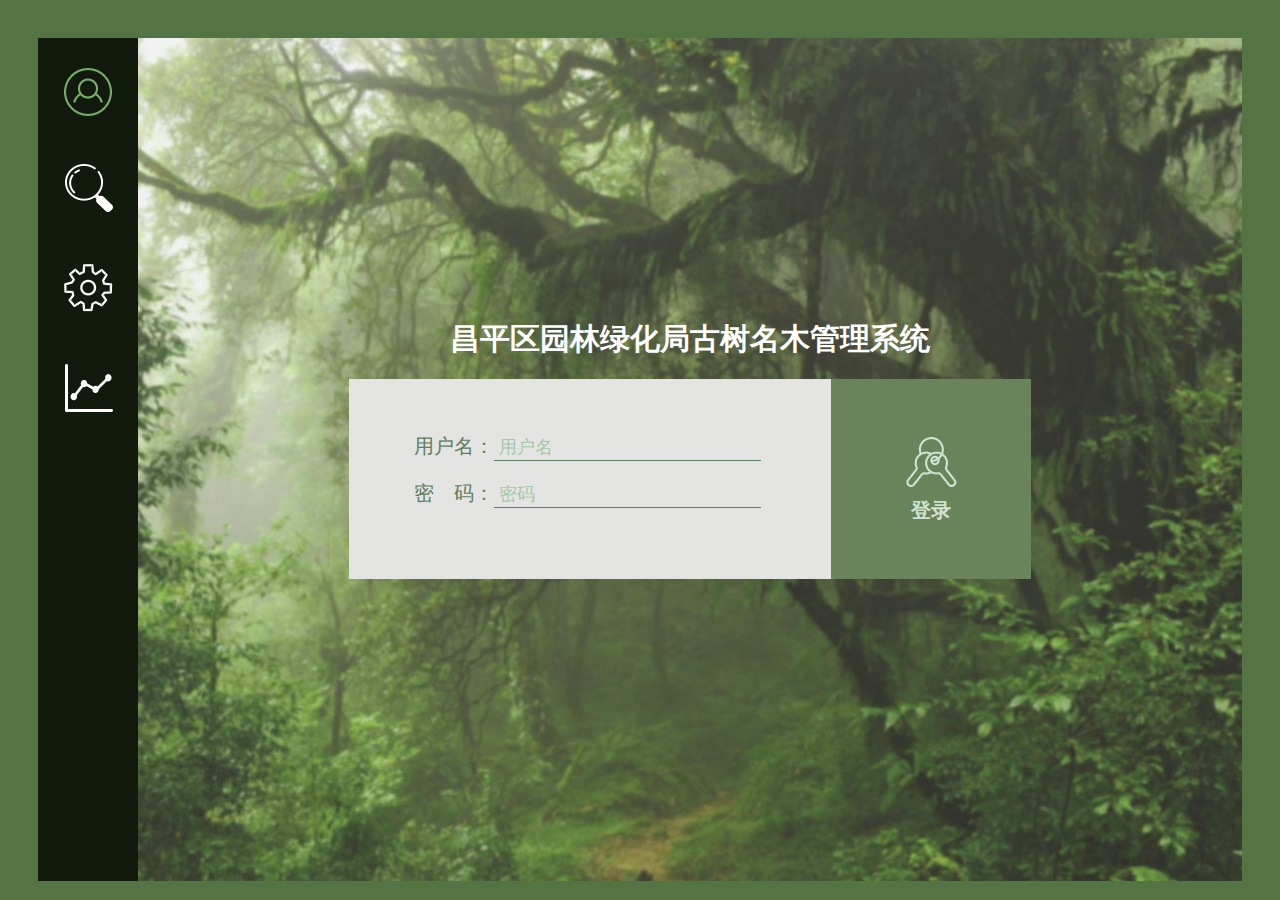
<file: index.html>
<!doctype html>
<html>
<head>
<meta charset="utf-8">
<meta name="renderer" content="webkit">
<meta http-equiv="X-UA-Compatible" content="IE=Edge,chrome=1">
<title>昌平区园林绿化局古树名木管理系统</title>
<link href="style/css.css" rel="stylesheet">
</head>
<body>
<div id="loading">
    <div class="spinner">
    <div class="bounce1"></div>
    <div class="bounce2"></div>
    <div class="bounce3"></div>
    </div>
</div>
<div class="commonbox">
	<div class="nav">
		<ul>
			<li class="nav-login icon" link="index.html">
				<div class="icon nav-logon"></div>
			</li>
			<li class="nav-search icon" title="查询" link="search.html"></li>
			<li class="nav-manage icon" title="管理" link="manage.html"></li>
			<li class="nav-stat icon" title="统计" link="tongji.html"></li>
		</ul>
	</div>
	<div class="showbox">
		<div class="login-area">
			<h2 class="login-title">昌平区园林绿化局古树名木管理系统</h2>
			<div class="loginbg">
				<div class="login-button">
					<div class="icon ico-login"></div>
					<span>登录</span>
				</div>
				<form class="form" name="login">
					<p>用户名：<input type="text" name="username" placeholder="用户名"/></p>
					<p>密　码：<input type="password" name="password" placeholder="密码"/></p>
					<div class="login-tips">密码出错</div>
				</form>
			</div>
		</div>
	</div>
</div>
<script src="js/jquery.js"></script>
<script src="js/common.js"></script>
<script src="js/md5.min.js"></script>
<script>
$(function (){
	function lodeUserInfo(){
		if(user!=null && user.username != null){
			$(".loginbg").find(".login-button").attr("type","loginout").children("span").html("退出");
			$(".loginbg").find(".form").html('<p>'+user.username+'：</p><p style="text-indent:3em;">欢迎您！</p>')
		}
	}
	lodeUserInfo();
	function keydownFn(e) {
		if(e.which===13){
			var $username=$("input[name='username']");
			var $password=$("input[name='password']");
			if($.trim($username.val())==""){
				$username.focus();
				return false;
			}
			if($.trim($password.val())==""){
				$password.focus();
				return false;
			}
			$(".login-button").click();
		}
	}
	var $form = document.getElementsByName("login")[0];
	$form.addEventListener('keydown', keydownFn);
	$(".login-button").click(function (){
		if($(this).attr("type")=="loginout"){//退出登录
			
			return false;
		}
		var username=$.trim($("input[name='username']").val());
		var password=$.trim($("input[name='password']").val());
		if(username==""){
			dialogMessage("登录","用户名不能为空，请重新登录");
			return false;
		}
		if( password==""){
			dialogMessage("登录","密码不能为空，请重新登录");
			return false;
		}
		password=md5(password);
		var option={name:username,password:password};
		$.ajax({
            type:"get",
            url:"/inf/userLogin",
            data:option,
            dataType:"json",
            error:function (error){
				var errormsg='登录接口出现错误，请您稍后重试'
				dialogMessage("登录",errormsg);},
            success:function (data){
				//data.data={"username":"用户名称","rights":"用户权限代码" };//001：管理员 ;002：添加，删除，编辑、查看;003:查看 
				
            	if(data.status==200){
					window.user=data.data;
					lodeUserInfo();
				}else{
					var errormsg=data.error || '登录出现错误，请您重试'
					dialogMessage("登录",errormsg);
				}
            }
        });
	});
});
</script>
</body>
</html>
</file>
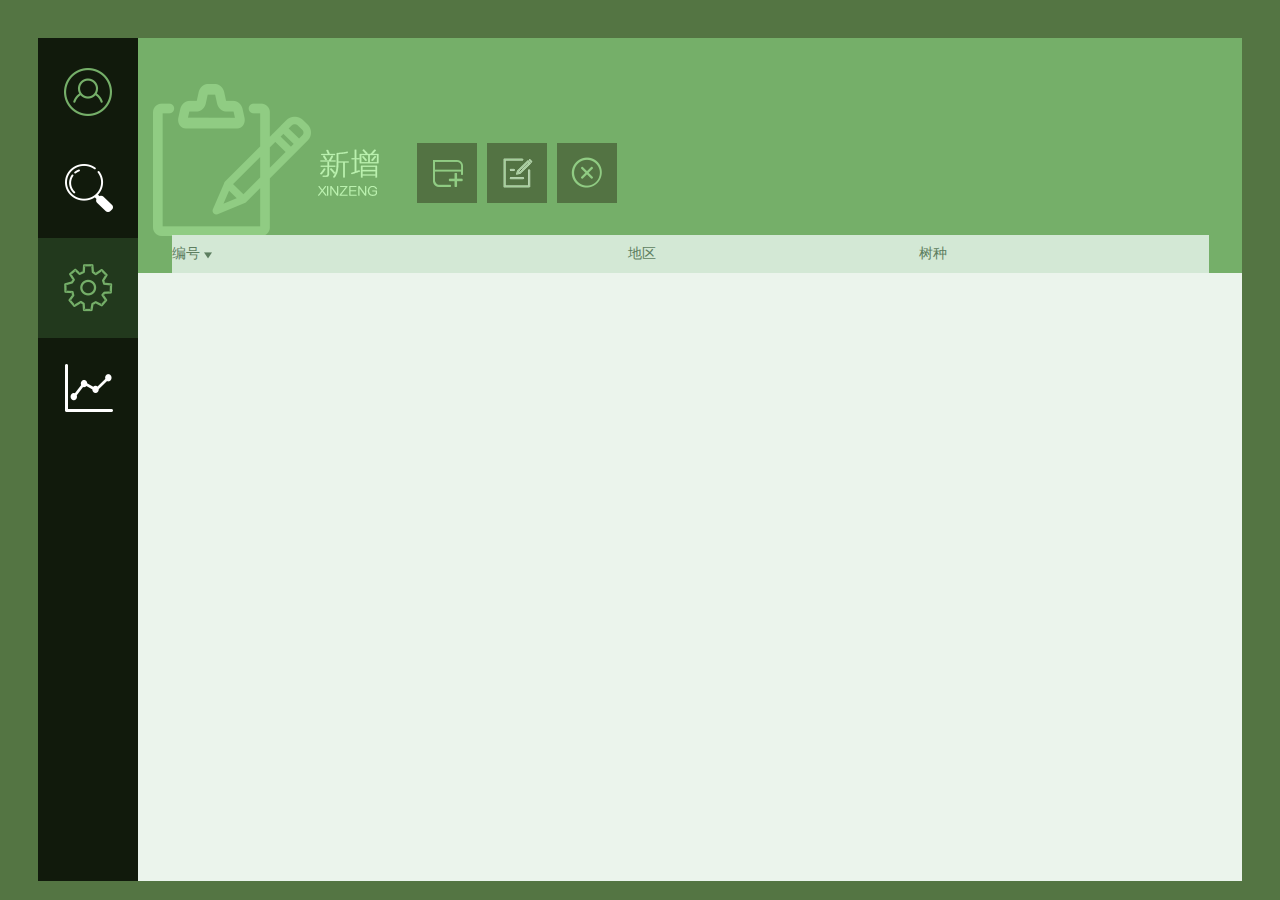
<file: addtree.html>
<!doctype html>
<html>
<head>
<meta charset="utf-8">
<meta name="renderer" content="webkit">
<meta http-equiv="X-UA-Compatible" content="IE=Edge,chrome=1">
<title>昌平区园林绿化局古树名木管理系统</title>
<link href="style/css.css" rel="stylesheet">
</head>
<body resizeType="managelist">
<div id="loading">
    <div class="spinner">
    <div class="bounce1"></div>
    <div class="bounce2"></div>
    <div class="bounce3"></div>
    </div>
</div>
<div class="commonbox" setwidth="1600" setheight="850" setmargin="-425px 0 0 -800px">
	<div class="nav">
		<ul>
			<li class="nav-login icon" link="index.html">
				<div class="icon nav-logon"></div>
			</li>
			<li class="nav-search icon" title="查询" link="search.html"></li>
			<li class="nav-manage icon active" title="管理" link="manage.html"></li>
			<li class="nav-stat icon" title="统计" link="tongji.html"></li>
		</ul>
	</div>
	<div class="showbox">
		<div class="manage-pub">
			<div class="manage-pub-title clear">
				<div class="manage-pub-type manage-pub-add fl"></div>
				<!-- <div class="form-fz fl">
					<div class="bar-search">
						<div class="icon submit-search" type=""></div>
						<input type="text" class="searchvalue" placeholder="请输古树编号、小地名、时间查询">
					</div>
				</div> -->
				<div class="manage-pub-btns fl" style="position: relative;margin:-20px 0 0 40px;">
					<span title="新增" class="manage-btn-add icon"></span><span title="编辑" class="manage-btn-edit icon"></span><span title="删除" class="manage-btn-del icon"></span>
				</div>
			</div>
			<div class="search-list manage-pub-search">
				<div class="copytable">
					<table>
						<tr>
							<th>编号<em class="icon arrow-s"></em></th>
							<th>地区</th>
							<th>树种</th>
						</tr>
					</table>
				</div>
				</div>
				<div class="autoscroll">
					
				</div>
			</div>
		</div>
	</div>
</div>

<div class="dialogwrite">
	<div class="writetree">
		<div class="write-close">×</div>
		<div class="write-con">
			<div class="write-tit">基本信息</div>
			<ul class="clear">
				<li>古树名木编号：<input type="text" placeholder="请输入古树编号" name="NO"></li>
                <li>原挂牌号：<input type="text" placeholder="请输入原挂牌号" name="quotation"></li>
                <li>特征代码：<input type="text" placeholder="请输入特征代码" name="feature_no"></li>
                <li>所属区县：<input type="text" placeholder="请输入特征代码" name="feature_no"></li>
                <li>古树等级：<input type="text" placeholder="请输入古树等级" name="grade"></li>
                <li>树种：<select name="tree_seed"><option value="">--请选择--</option>
						    <option value="侧柏">侧柏</option>
						    <option value="桧柏">桧柏</option>
						    <option value="油松">油松</option>
						    <option value="白皮松">白皮松</option>
						    <option value="雪松">雪松</option>
						    <option value="银杏">银杏</option>
						    <option value="栾树">栾树</option>
						    <option value="元宝枫">元宝枫</option>
						    <option value="白玉兰">白玉兰</option>
						    <option value="楸树">楸树</option>
						    <option value="榆树">榆树</option>
						    <option value="七叶树">七叶树</option>
						    <option value="国槐">国槐</option>
						    <option value="水杉">水杉</option>
						    <option value="桑树">桑树</option>
						    <option value="枣树">枣树</option>
						    <option value="朴树">朴树</option>
						    <option value="黑枣">黑枣</option>
						    <option value="丝绵木">丝绵木</option>
						    <option value="核桃">核桃</option>
						    <option value="杜梨">杜梨</option>
						    <option value="龙爪槐">龙爪槐</option>
						    <option value="杜仲">杜仲</option>
						    <option value="流苏">流苏</option>
						    <option value="梓树">梓树</option>
						    <option value="黄金树">黄金树</option>
						    <option value="皂角">皂角(皂荚)</option>
						    <option value="臭椿">臭椿(香椿)</option>
						    <option value="梧桐">梧桐</option>
						    <option value="白蜡">白蜡</option>
						    <option value="小叶椴">小叶椴(蒙椴)</option>
						    <option value="卫矛">卫矛</option>
						    <option value="洋槐">洋槐</option>
						</select></li>
                <li>估测树龄：<input type="text" placeholder="请输入估测树龄" name="estimation_age"></li>
                <li>真实树龄：<input type="text" placeholder="请输入真实树龄" name="real_age"></li>
                <li>树高(m)：<input type="text" placeholder="树高高度" name="higth"></li>
                <li>胸径(主蔓径)(cm)：<input type="text" placeholder="胸径(厘米)" name="chest"></li>
                <li>生长势：<select name="growth_vigor"><option value="">--请选择--</option>
					    <option value="良好">良好</option>
					    <option value="衰弱">衰弱</option>
					    <option value="濒危">濒危</option>
					</select></li>
                <li>生长环境：<select name="growth_enviro"><option value="">--请选择--</option>
					    <option value="良好">良好</option>
					    <option value="合格">合格</option>
					    <option value="差">差</option>
					</select></li>
                <li>特点：<select name="feature"><option value="">--请选择--</option><option>群状</option><option>散生</option></select></li>
            </ul>

			<div class="write-tit">位置</div>
            <ul class="clear">
                <li>乡镇：<select name="town"><option value="">--请选择--</option><option>小汤山镇</option><option>兴寿镇</option><option>城北街道</option><option>南口地区</option><option>马池口地区</option><option>沙河地区</option> <option>城南街道</option><option>回龙观地区</option><option>阳坊镇</option><option>南邵镇</option><option>崔村镇</option><option>百善镇</option><option>北七家镇</option><option>长陵镇</option></select></li>
                <li>村(居委会)：<input type="text" placeholder="村(居委会)" name="villiage"></li>
                <li>小地名：<input type="text" placeholder="请输入小地名" name="small_place"></li>
                <li>生长场所：<select name="product_place"><option value="">--请选择--</option>
				    <option value="远郊野外">远郊野外</option>
				    <option value="乡村街道">乡村街道</option>
				    <option value="区县城区">区县城区</option>
				    <option value="市区范围">市区范围</option>
				    <option value="自然保护区">自然保护区</option>
				    <option value="风景名胜区">风景名胜区</option>
				    <option value="森林公园">森林公园</option>
				    <option value="历史文化街区及历史名园">历史文化街区及历史名园</option>
				    </select></li>
                <li>现存状态：<select name="exist_state"><option value="">--请选择--</option>
				    <option value="正常">正常</option>
				    <option value="死亡">死亡</option>
				    </select></li>
                <li>调查号：<input type="text" placeholder="请输入调查号" name="survey_no"></li>
                <li>海拔(m)：<input type="text" placeholder="请输入海拔" name="altitude"></li>
            </ul>
            <ul>
                <li>横坐标：<input type="text" name="X" placeholder="打开右侧按钮选择"/></li>
				<li>纵坐标：<input type="text" name="Y" placeholder="打开右侧按钮选择"/></li>
				<li><input type="button" id="openmap" value="在地图上选取坐标" style="cursor:pointer;background-color:#547543;color:#fff;" title="打开地图选取纵坐标和横坐标"></li>

            </ul>
            <div class="write-tit">树冠</div>
            <ul class="clear">
                <li>东西树冠(m)：<input type="text" placeholder="请输入东西树冠" name="east_crown"></li>
                <li>南北树冠(m)：<input type="text" placeholder="请输入南北树冠" name="south_crown"></li>
                <li>平均树冠(m)：<input type="text" placeholder="请输入平均树冠" name="aver_crown"></li>
            </ul>
            <div class="write-tit">管护</div>
            <ul class="clear">
                <li>管护单位：<select name="manage_com"><option value="">--请选择--</option>
					    <option value="城建集团">城建集团</option>
					    <option value="西山林场">西山林场</option>
					    <option value="海淀农林委">海淀农林委</option>
					    <option value="海淀市政">海淀市政</option>
					    <option value="公园管理中心">公园管理中心</option>
	    			</select></li>
                <li>管护人：<input type="text" placeholder="请输入管护人" name="manage_people"></li>
            </ul>;
            <div class="upload">图片上传：<label for="uploadimg" class="label-file">上传图片</label><input type="file" id="uploadimg" accept="image/*" hidden></div>
			<div class="uploadlist clear">
				
			</div>
			<div class="write-btns">
				<span class="btns-submit">添加古树</span><span class="btns-clear">清空表单</span><span class="btns-cancel">取消添加</span>
			</div>

		</div>
	</div>
</div>
<div class="dialogwrite" style="background-color:rgba(0,0,0,0.1);">
	<div class="writetree">
		<div class="write-close">×</div>
		<div id="allmap" style="width:100%;height:100%"></div>
		<div style="position:absolute;left:0;top:0;z-index:4;background-color:rgba(255,255,255,0.8);padding:10px;">
			<p style="margin-bottom:10px;">横坐标：<input type="text" name="X" readyonly/></p>
			<p>纵坐标：<input type="text" name="Y" readyonly/></p>
		</div>
	</div>
</div>
<script src="js/jquery.js"></script>
<script src="js/common.js"></script>
<script type="text/javascript" src="http://api.map.baidu.com/api?v=2.0&ak=2lekLZRu8XcblvoAMksUK3qmGnISyCSP"></script>
<script type="text/javascript">
$(function (){
	var searchList=$(".search-list");
	var sentImgUrl='';
	document.getElementById("uploadimg").onchange=function (event){
		var files=event.target.files;
		for(var i=0;i<files.length;i++){
			getImgBase64(files[i]);
		}
		
	}
	function getImgBase64(image){
		var reader = new FileReader();
		
		reader.onload=function (e){
			var baseimg=e.target.result;
			$.ajax({
				type:"get",
				url:"/inf/uploadTreePicture",
				data:{"image_code":baseimg},
				dataType:"jsonp",
				error:function (){
					dialogMessage("上传图片","上传图片出错，请您稍后重试！");
				},
				success:function (data){
					if(data.status==200){
						var imgsrc=data.data.url;
						sentImgUrl+=","+imgsrc;
						var oImg='<div class="image"><img src="'+imgsrc+'"><div class="delimg" title="删除">×</div></div>'
						$(".uploadlist").eq(0).append(oImg);
					}else{
						var errormsg=data.error || "上传图片出错，请您稍后重试！";
						dialogMessage("上传图片",errormsg);
					}
					
				}
			});
			
		}
		reader.readAsDataURL(image);
	}
	$(".uploadlist").delegate(".delimg","click",function (){
		$(this).parent().remove();
	});
	$(".write-close").click(function (){
		$(this).parents(".dialogwrite").hide();
	});
	$(".manage-btn-add").click(function (){
		$(".dialogwrite").eq(0).show();
	});
	function loadNewTree(op){
		var option=$.extend({page_index:1,page_num:20,type:1},op);
		$.ajax({
			"type":"get",
			url:"/inf/getLocation",
			data:option,
			dataType:"json",
			error:function (){dialogMessage("新增古树信息","新增古树信息暂时无法加载，请您稍后重试！");},
			success:function (data){
				if(data && data.status == 200){
	                var arry=data.data || [];
	                if(arry.length<1) return false;
	                var table='<table>';
	                for(var i=0;i<arry.length;i++){
	                    var NO=arry[i].NO || "树木编号";
	                    var treeAdress=arry[i].town || "-";
	                    var treeName=arry[i].tree_seed || "-";
	                    var lng=arry[i].X || 0;
	                    var lat=arry[i].Y || 0;
	                    table+='<tr lng="'+lng+'" lat="'+lat+'" postnum="'+postNum+'" type="'+treeName+'" address="'+treeAdress+'">'+
	                               '<td>'+NO+'</td>'+
	                               '<td>'+treeAdress+'</td>'+
	                               '<td>'+treeName+'</td>'
	                            '</tr>';
						
						
	                }
					table+='</table>';
	                var totalcount=data.records || 0;
	                var pagehtml=returnPagehtml(option.page_index,totalcount,option.page_num);
					
					searchList.find(".pagenumber").empty().html(pagehtml).delegate("a","click",function (){
						var t=$(this);
						if(t.hasClass("now") || t.hasClass("last")) return false;
						var number=t.attr("page");
						loadSearchData({page_index:number});						
					});
	                searchList.show().find(".autoscroll").empty().html(table);
					searchList.find(".autoscroll").find("tr").eq(0).find("td").each(function (i,ele){
                        searchList.find(".copytable").find("th").eq(i).width($(ele).width());
                     }); 
	            }else{
					var errormsg=data.error || '加载新增古树出错，请您重试'
						dialogMessage("古树信息",errormsg);
				}
			}

		});
	}
	function submitNewTreeInfo(){
		var option={picture:sentImgUrl.substr(1)};
		$(".dialogwrite").find("input[type='text']").each(function (){
			var name=$(this).attr("name");
			option[name]=$(this).val();
		});
		$(".dialogwrite").find("select").each(function (){
			var name=$(this).attr("name");
			option[name]=$(this).val();
		});
		console.info(option);
		/*
		X:x坐标,Y:Y坐标,NO:古树编号,picture:多个url用逗号分隔,county:区县,quotation:原挂牌号,feature_no:特征代码,tree_seed:树种,grade:等级,estimation_age:估测树龄,real_age:真实树龄,higth:树高,chest:胸围,feature:特点,growth_vigor:生长势,growth_enviro:生长环境,town:乡镇,villiage:村,small_place:小地名,product_place:生长场所,exist_state:现存状态,survey_no:调查号,altitude:海拔,aver_crown:平均冠幅,east_crown:东西冠幅,south_crown:南北冠幅,manage_com:管护单位,
manage_people:管护人
		 */
		$.ajax({
			"type":"get",
			url:"/inf/treeAdd",
			data:option,
			dataType:"json",
			error:function (){},
			success:function (data){
				
			}

		});
	}
	$(".btns-submit").click(function (){
		submitNewTreeInfo();
	}).siblings(".btns-clear").click(function (){
		$(".dialogwrite").find("input[type='text']").each(function (){
			$(this).val("");
		});
		$(".dialogwrite").find("select").each(function (){
			$(this).val("");
		});
	}).siblings(".btns-cancel").click(function (){
		$(this).parents(".dialogwrite").hide();
	});
	var overlayOffice;
	
	$("#openmap").click(function (){
		if($(this).attr("load")=="loaded"){
			$(this).attr("load","loaded");
			return false;
		}
		$(".dialogwrite").eq(1).show();
		var map = new BMap.Map("allmap");            
		map.centerAndZoom("昌平",12); 
		map.enableScrollWheelZoom(true);         
		//单击获取点击的经纬度
		map.addEventListener("click",function(e){
			$("input[name='X']").val(e.point.lng);
			$("input[name='Y']").val(e.point.lat);
		});
		var bdary = new BMap.Boundary();
	    bdary.get("昌平区", function(rs){//获取行政区域
	        map.removeOverlay(overlayOffice);
	        var arry=rs.boundaries[0].split(";");
	        var len=arry.length;
	        var polygon=[];
	        var viewArry=[];
	        for(var i=0;i<len;i++){
	            polygon.push(new BMap.Point(arry[i].split(",")[0],arry[i].split(",")[1]));
	            var view={lat:arry[i].split(",")[1],lng:arry[i].split(",")[0]};
	            viewArry.push(view);
	        }
	        overlayOffice = new BMap.Polyline(polygon,{strokeColor:"red", strokeWeight:2, strokeOpacity:1,enableMassClear:false});
	        map.addOverlay(overlayOffice);
	        map.setViewport(viewArry);
	    });
	});
});
</script>
</body>
</html>
</file>
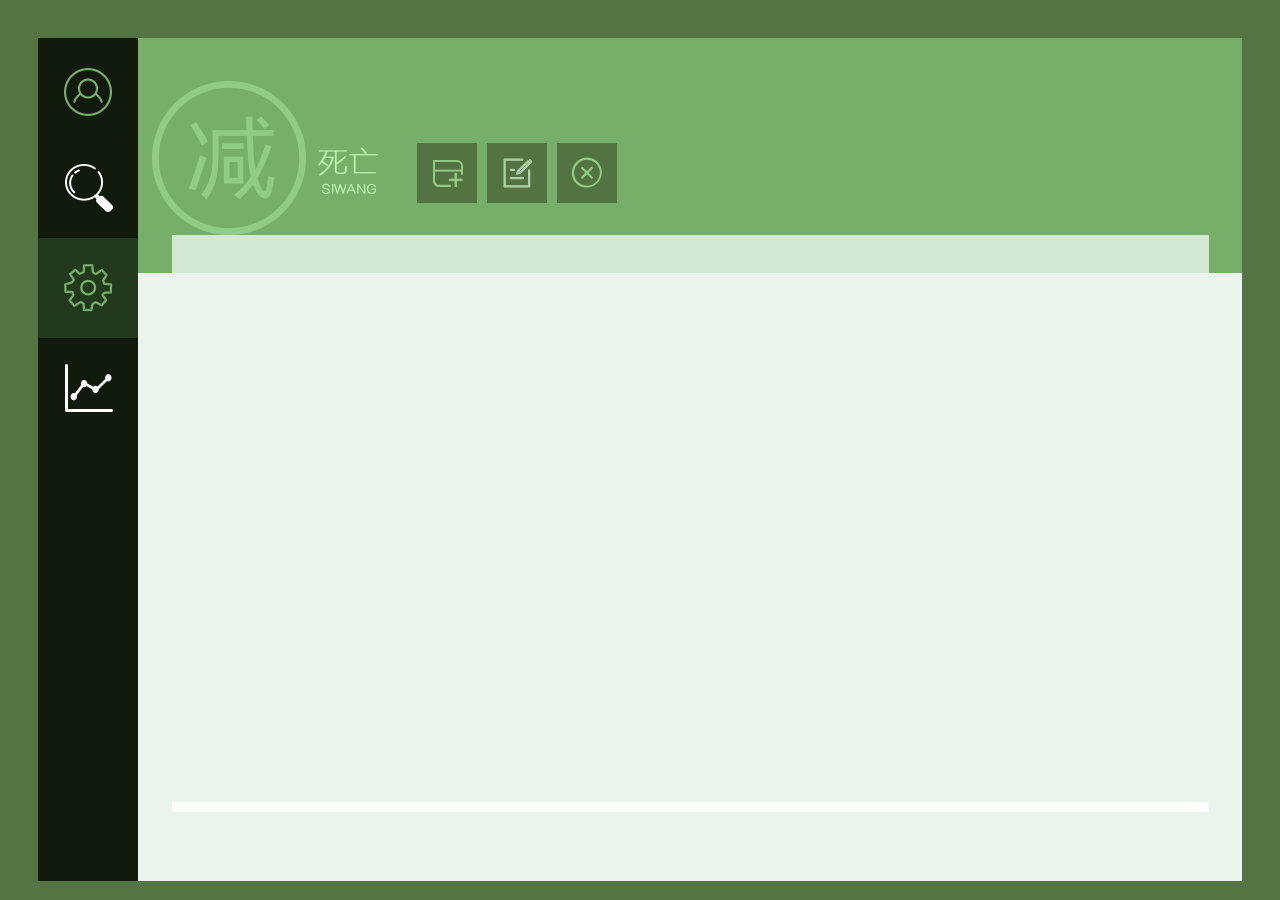
<file: dietree.html>
<!doctype html>
<html>
<head>
<meta charset="utf-8">
<meta name="renderer" content="webkit">
<meta http-equiv="X-UA-Compatible" content="IE=Edge,chrome=1">
<title>昌平区园林绿化局古树名木管理系统</title>
<link href="style/css.css" rel="stylesheet">
</head>
<body resizeType="managelist">
<div id="loading">
    <div class="spinner">
    <div class="bounce1"></div>
    <div class="bounce2"></div>
    <div class="bounce3"></div>
    </div>
</div>
<div class="commonbox" setwidth="1600" setheight="850" setmargin="-425px 0 0 -800px">
	<div class="nav">
		<ul>
			<li class="nav-login icon" link="index.html">
				<div class="icon nav-logon"></div>
			</li>
			<li class="nav-search icon" title="查询" link="search.html"></li>
			<li class="nav-manage icon active" title="管理" link="manage.html"></li>
			<li class="nav-stat icon" title="统计" link="tongji.html"></li>
		</ul>
	</div>
	<div class="showbox">
		<div class="manage-pub">
			<div class="manage-pub-title clear">
				<div class="manage-pub-type manage-pub-die fl"></div>
				<!-- <div class="form-fz fl">
					<div class="bar-search">
						<div class="icon submit-search" type=""></div>
						<input type="text" class="searchvalue" placeholder="请输古树编号、小地名、时间查询">
					</div>
				</div> -->
				<div class="manage-pub-btns fl" style="position: relative;margin:-20px 0 0 40px;">
					<span title="新增" class="manage-btn-add icon"></span><span title="编辑" class="manage-btn-edit icon"></span><span title="删除" class="manage-btn-del icon"></span>
				</div>
			</div>
			<div class="search-list manage-pub-search">
				<div class="copytable">
					<!-- <table>
					<tr>
						<th class="choose"></th>
						<th>编号<em class="icon arrow-s"></em></th>
						<th>树种</th>
						<th>地点</th>
						<th>养护季节</th>
						<th>养护单位</th>
						<th>养护时间</th>
					</tr>
				</table> -->
				</div>
				<div class="autoscroll">
					<!-- <table>
					<tr>
						<td class="choose"></td>
						<td>111111</td>
						<td>银杏</td>
						<td>南邵镇张营村运河南岸211926地块</td>
						<td>冬季</td>
						<td>北京美昌然园林工程有限公司</td>
						<td>222222</td>
					</tr>
					<tr>
						<td class="choose"></td>
						<td>33333</td>
						<td>银杏</td>
						<td>南邵林业站</td>
						<td>冬季</td>
						<td>北京美昌然园林工程有限公司</td>
						<td>20161224</td>
					</tr>
					<tr>
						<td class="choose"></td>
						<td>4444444</td>
						<td>银杏</td>
						<td>南邵镇张营村运河南岸211926地块</td>
						<td>冬季</td>
						<td>北京美昌然园林工程有限公司</td>
						<td>20161224</td>
					</tr>
					<tr>
						<td class="choose"></td>
						<td>555555</td>
						<td>银杏</td>
						<td>南邵林业站</td>
						<td>冬季</td>
						<td>北京美昌然园林工程有限公司</td>
						<td>20161224</td>
					</tr>
					<tr>
						<td class="choose"></td>
						<td>66666</td>
						<td>银杏</td>
						<td>南邵镇张营村运河南岸211926地块</td>
						<td>冬季</td>
						<td>北京美昌然园林工程有限公司</td>
						<td>20161224</td>
					</tr>
				</table> -->
				</div>
				<div class="pagenumber"></div>
			</div>
		</div>
	</div>
</div>
<div class="dialogwrite">
	<div class="writetree" style="width:300px;height:200px;top:50%;margin-top:-100px;padding:40px;">
		<div class="write-close">×</div>
		<div class="write-con">
			<ul>
				<li style="width:90%;">古树编号：<input type="text" name="NO" placeholder="请输古树编号"/></li>
				<li style="width:90%;">死亡原因：<input type="text" name="reason" placeholder="请输古树死亡原因"/></li>
				<li style="width:90%;">死亡时间：<input type="text" name="dead_time"  placeholder="请选择结束时间" readonly class="laydate-icon" id="laydate"/></li>
			</ul>
			<div class="write-btns">
				<span class="btns-submit">添加古树</span><span class="btns-clear">清空表单</span><span class="btns-cancel">取消添加</span>
			</div>

		</div>
	</div>
</div>
<script src="js/jquery.js"></script>
<script src="js/common.js"></script>
<script src="js/laydate/laydate.js"></script>

<script>
$(function (){
	/*日期选择*/
	var laydateOption = {
		elem: '#laydate',
		format: 'YYYY-MM-DD hh:mm:ss',
		isclear:false,
		min:"",
		max:laydate.now(),
		istime: true,
		istoday: true
	};
	laydate(laydateOption);

	var searchList=$(".search-list");
	var dialogWrite=$(".dialogwrite");
	function modifyDiedTree(option){
		$.ajax({
			"type":"get",
			url:"/inf/treeDeadModify",
			data:option,
			dataType:"json",
			error:function (error){
				dialogMessage("修改古树信息","很抱歉暂时无法修改古树信息，请您稍后重试");
			},
			success:function (data){
				if(data.status==200){
					//修改成功，重新加载一次列表？
				}else{
					var errormsg=data.error || "很抱歉暂时无法修改古树信息，请您稍后重试";
					dialogMessage("修改古树信息",errormsg);
				}
			}
		});
	}
	var lodeUrl='/inf/treeDeadInf';
	function loadDiedTreelist(op){
		//搜索 /inf/searchTree  {page_index,page_num,keyword}
		var option=$.extend({page_index:1,page_num:20},op);
	    $.ajax({
	        type:"get",
	        url:lodeUrl,
	        data:option,
	        dataType:"json",
	        error:function (error){console.error("获取信息出错")},
	        success:function (data){
	        	if(data.status==200){
	        		var arry=data.data || [];
	                if(arry.length<1) return false;
	                var thhtml='<table><tr><th class="choose"></th><th>编号<em class="icon arrow-s"></em></th><th>死亡原因</th><th>审核备注</th><th>死亡时间</th><th>审核状态</th></tr></table>';
	                var table='<table>';
	                for(var i=0;i<arry.length;i++){
	                	var treeNo=arry[i].NO || "-";
	                	var reason=arry[i].reason || "-";
	                	var desc=arry[i].desc || "-";
	                	var daedTime=arry[i].dead_time || "-";
	                	var state=arry[i].state || "-";
	                	table+='<tr treeno="'+treeNo+'"><td class="choose"></td><td>'+treeNo+'</td><td>'+reason+'</td><td>'+desc+'</td><td>'+state+'</td></tr>';
	                }
	                searchList.find(".copytable").html(thhtml).find(".autoscroll").empty().html(table);
					searchList.find(".autoscroll").find("tr").eq(0).find("td").each(function (i,ele){
                        searchList.find(".copytable").find("th").eq(i).width($(ele).width());
                     }); 
	        		var totalcount=data.records || 0;
	                var pagehtml=returnPagehtml(option.page_index,totalcount,option.page_num);
					
					searchList.find(".pagenumber").empty().html(pagehtml).delegate("a","click",function (){
						var t=$(this);
						if(t.hasClass("now") || t.hasClass("last")) return false;
						var number=t.attr("page");
						if(lodeUrl.indexOf("/inf/searchTree")!=-1){//搜索后翻页
							var keyword=$.trim($(".searchvalue").val());
							if(keyword==""){
								dialogMessage("搜索","搜索内容不能为空");
							}
							var option={keyword:keyword,page_index:number};
							loadDiedTreelist(option);
						}else{
							loadDiedTreelist({page_index:number});
						}
						
					});
	        	}else{
					var errormsg=data.error || '加载新增古树出错，请您重试';
					dialogMessage("新增古树信息",errormsg);
	        	}
	        }
	    });
	}
	/*添加死亡古树*/
	function addDiedTree(option){
		$.ajax({
			"type":"get",
			url:"/inf/treeDead",
			data:option,
			dataType:"json",
			error:function (error){
				dialogMessage("添加古树信息","很抱歉暂时无法添加古树信息，请您稍后重试");
			},
			success:function (data){
				if(data.status==200){
					//修改成功，重新加载一次列表？
				}else{
					var errormsg=data.error || "很抱歉暂时无法添加古树信息，请您稍后重试";
					dialogMessage("添加古树信息",errormsg);
				}
			}
		});
	}
	/*删除古树*/
	function delTreeDetail(number,delDom){
		$.ajax({
			"type":"get",
			url:"/inf/treeDel",
			data:{NO:nubmer},
			dataType:"json",
			error:function (error){
				dialogMessage("删除古树信息","很抱歉暂时无法删除古树信息，请您稍后重试");
			},
			success:function (data){
				if(data.status==200){
					delDom.remove();
				}else{
					var errormsg=data.error || "很抱歉暂时无法删除古树信息，请您稍后重试";
					dialogMessage("删除古树信息",errormsg);
				}
			}
		});
	}
	/*编辑古树之前先读取信息*/
	function lodeTreeDetail(nubmer){
		$.ajax({
			"type":"get",
			url:"/inf/getTree",
			data:{NO:nubmer},
			dataType:"json",
			error:function (error){
				dialogMessage("编辑古树信息","很抱歉暂时无法编辑古树信息，请您稍后重试");
			},
			success:function (data){
				if(data.status==200){
					dialogWrite.find(".btns-submit").attr("type","modify").html("确认修改");
					var obj=data.data;
					dialogWrite.find("input type='text'").each(function (index,ele){
						var name=$(this).attr("name");
						$(this).val(obj[name]);
					});

				}else{
					var errormsg=data.error || "很抱歉暂时无法编辑古树信息，请您稍后重试";
					dialogMessage("编辑古树信息",errormsg);
				}
			}
		});
	}
	/*古树操作*/
	$(".manage-btn-add").click(function (){//新增死亡古树
		dialogWrite.find(".btns-submit").attr("type","add").html("添加古树");
		dialogWrite.show().find("input[type='text']").each(function (){
			$(this).val("");
		});
	}).siblings(".manage-btn-edit").click(function (){
		if(searchList.find(".autoscroll").find(".active").length==0){
			dialogMessage("编辑古树信息","请您先选中一条古树记录后再进行编辑！");
			return false;
		}
		var number=searchList.find(".autoscroll").find(".active").attr("treeno");
		lodeTreeDetail(number);
	}).siblings(".manage-btn-del").click(function (){
		var delDom=searchList.find(".autoscroll").find(".active");
		if(delDom.length==0){
			dialogMessage("删除古树信息","请您先选中一条古树记录后再进行删除！");
			return false;
		}
		var number=delDom.attr("treeno");
		delTreeDetail(number,delDom);
	});
	dialogWrite.find(".btns-submit").click(function (){
		var option={};
		dialogWrite.find("input[type='text']").each(function (i,ele){
			var name=$(this).attr("name");
			option[name]=$(this).val();
		})
		if($(this).attr("type")!="modify"){
			modifyDiedTree(option);
		}else{
			addDiedTree(option);
		}
		
	}).siblings(".btns-clear").click(function (){
		dialogWrite.find("input[type='text']").each(function (){
			$(this).val("");
		});
	}).siblings(".btns-cancel").click(function (){
		$(this).parents(".dialogwrite").hide();
	});
	dialogWrite.find(".write-close").click(function (){
		$(this).parents(".dialogwrite").hide();
	});
});
</script>
</body>
</html>
</file>
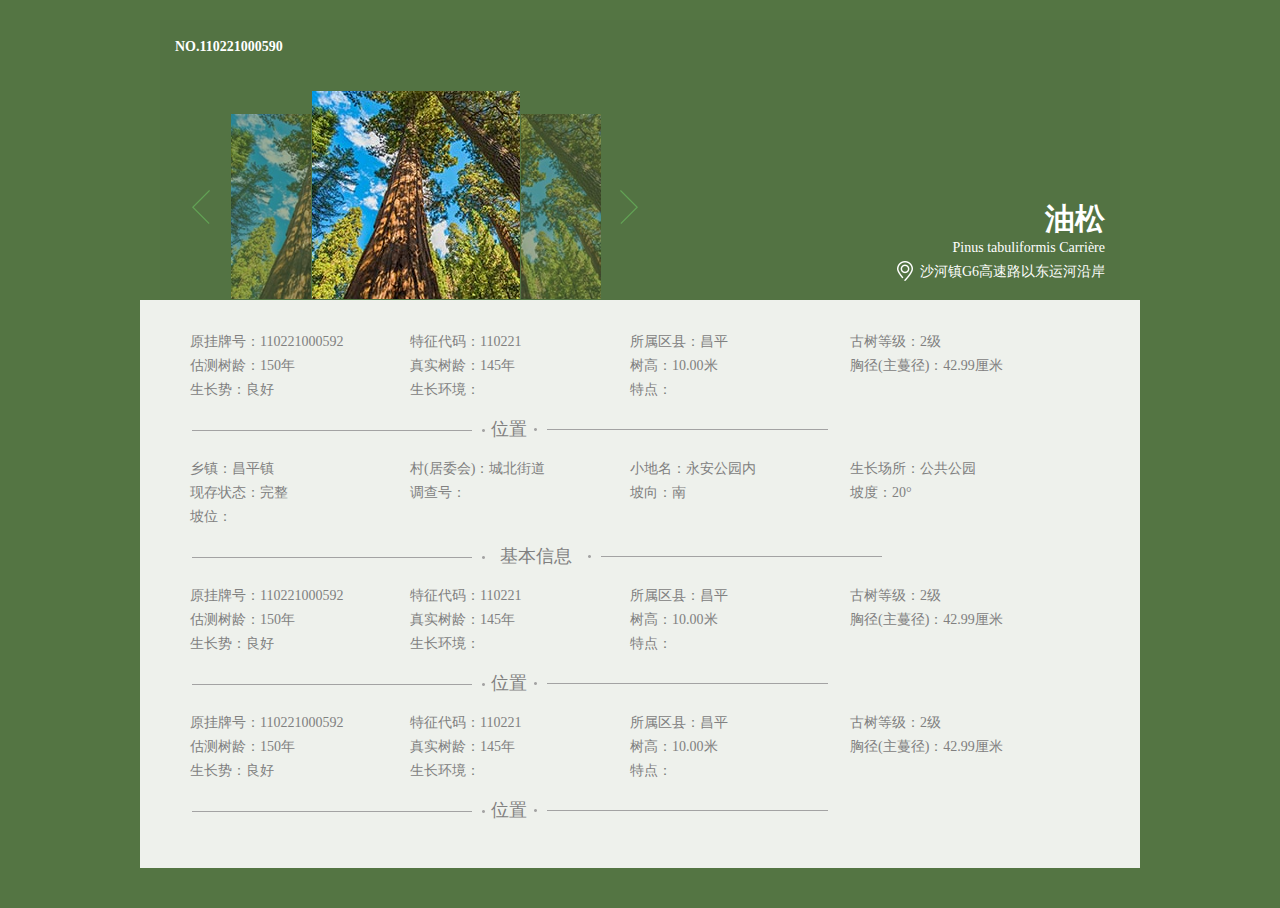
<file: introtree.html>
<!doctype html>
<html>
<head>
<meta charset="UTF-8">
<title>古树详细信息</title>
<link href="style/css.css" rel="stylesheet">
</head>
<body class="scrollbody">
<div class="boxs">
    <div class="tree-detail">
        <div class="change-tree">
            <p class="treeno">NO.110221000590</p>
            <div class="change-box">
                <img src="images/tree-d-1.jpg" class="curr-img">
                <img src="images/tree-d-1.jpg" class="next-img">
                <img src="images/tree-d-1.jpg" class="pre-img">
            </div>
            <div class="arrow-left icon"></div>
            <div class="arrow-right icon"></div>
            <div class="treedes">
                <h3>油松</h3>
                <p class="des-en">Pinus tabuliformis Carrière</p>
                <p class="des-cn"><em class="icon ico-ori"></em>沙河镇G6高速路以东运河沿岸</p>
            </div>
        </div>
        <div class="tree-intro">
            <ul class="clear">
                <li>原挂牌号：110221000592</li>
                <li>特征代码：110221</li>
                <li>所属区县：昌平</li>
                <li>古树等级：2级</li>
                <li>估测树龄：150年</li>
                <li>真实树龄：145年</li>
                <li>树高：10.00米</li>
                <li>胸径(主蔓径)：42.99厘米</li>
                <li>生长势：良好</li>
                <li>生长环境：</li>
                <li>特点：</li>
                
            </ul>
            <div class="tree-type"><span class="before"></span><span class="tree-title">位置</span><span class="after"></span></div>
            <ul class="clear">
                <li>乡镇：昌平镇</li>
                <li>村(居委会)：城北街道</li>
                <li>小地名：永安公园内</li>
                <li>生长场所：公共公园</li>
                <li>现存状态：完整</li>
                <li>调查号：</li>
                <li>坡向：南</li>
                <li>坡度：20°</li>
                <li>坡位：</li>
            </ul>
            <div class="tree-type"><span class="before"></span><span class="tree-title" style="width:5em">基本信息</span><span class="after"></span></div>
            <ul class="clear">
                <li>原挂牌号：110221000592</li>
                <li>特征代码：110221</li>
                <li>所属区县：昌平</li>
                <li>古树等级：2级</li>
                <li>估测树龄：150年</li>
                <li>真实树龄：145年</li>
                <li>树高：10.00米</li>
                <li>胸径(主蔓径)：42.99厘米</li>
                <li>生长势：良好</li>
                <li>生长环境：</li>
                <li>特点：</li>
                
            </ul>
            <div class="tree-type"><span class="before"></span><span class="tree-title">位置</span><span class="after"></span></div>
            <ul class="clear">
                <li>原挂牌号：110221000592</li>
                <li>特征代码：110221</li>
                <li>所属区县：昌平</li>
                <li>古树等级：2级</li>
                <li>估测树龄：150年</li>
                <li>真实树龄：145年</li>
                <li>树高：10.00米</li>
                <li>胸径(主蔓径)：42.99厘米</li>
                <li>生长势：良好</li>
                <li>生长环境：</li>
                <li>特点：</li>
                
            </ul>
            <div class="tree-type"><span class="before"></span><span class="tree-title">位置</span><span class="after"></span></div>
        </div>
    </div>
</div>

</body>
</html>
</file>
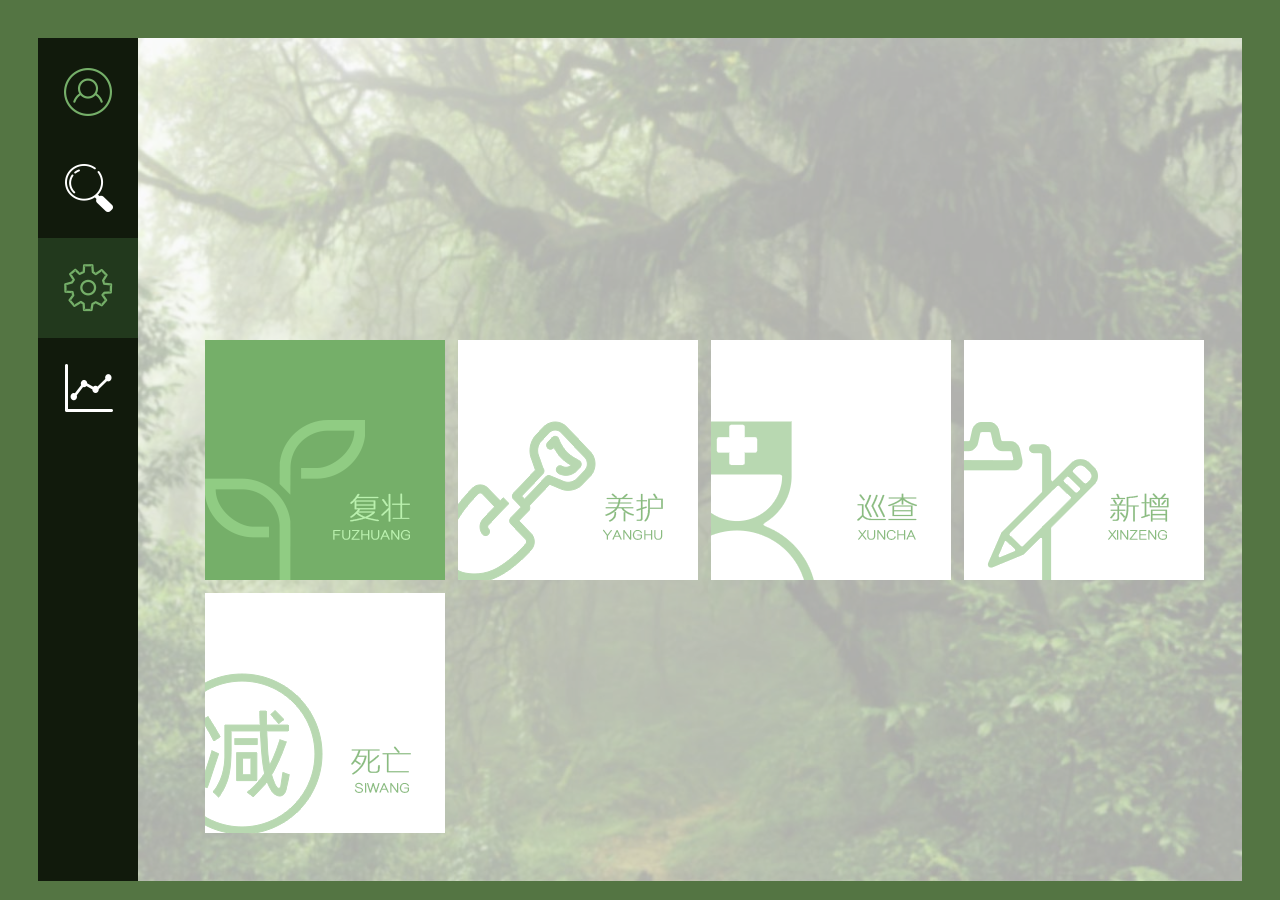
<file: manage.html>
<!doctype html>
<html>
<head>
<meta charset="utf-8">
<title>昌平区园林绿化局古树名木管理系统</title>
<link href="style/css.css" rel="stylesheet">
</head>
<body>
<div id="loading">
    <div class="spinner">
    <div class="bounce1"></div>
    <div class="bounce2"></div>
    <div class="bounce3"></div>
    </div>
</div>
<div class="commonbox" setwidth="1600" setheight="850" setmargin="-425px 0 0 -800px">
	<div class="nav">
		<ul>
			<li class="nav-login icon" link="index.html">
				<div class="icon nav-logon"></div>
			</li>
			<li class="nav-search icon" title="查询" link="search.html"></li>
			<li class="nav-manage icon active" title="管理" link="manage.html"></li>
			<li class="nav-stat icon" title="统计" link="tongji.html"></li>
		</ul>
	</div>
	<div class="showbox">
		<div class="manage-area">
			<ul class="clear manage-navs">
				<li class="manage-nav manage-nav-rejuvenation">
					<a href="rejuvenation.html" title="复壮"><img src="images/manage-nav-fz.png"></a>
				</li>
				<li class="manage-nav manage-nav-upkeep">
					<a href="upkeep.html" title="养护"><img src="images/manage-nav-yh.png"></a>
				</li>
				<li class="manage-nav manage-nav-patrol">
					<a href="patrol.html" title="巡查"><img src="images/manage-nav-xc.png"></a>
				</li>
				<li class="manage-nav manage-nav-add">
					<a href="addtree.html" title="新增"><img src="images/manage-nav-add.png"></a>
				</li>
				<li class="manage-nav manage-nav-die">
					<a href="dietree.html" title="死亡"><img src="images/manage-nav-die.png"></a>
				</li>
			</ul>
		</div>
	</div>
</div>
<script src="js/jquery.js"></script>
<script src="js/common.js"></script>
</body>
</html>
</file>
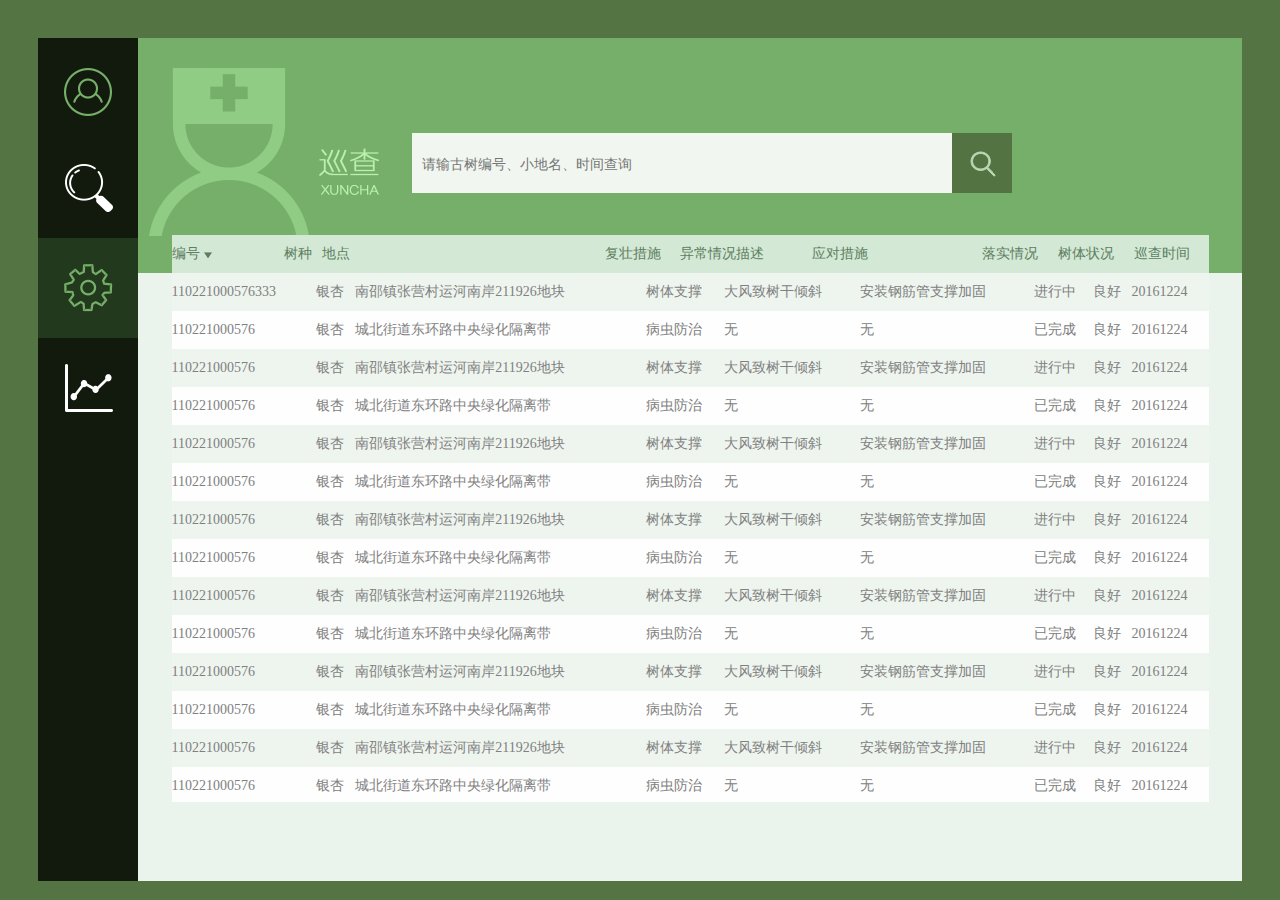
<file: patrol.html>
<!doctype html>
<html>
<head>
<meta charset="utf-8">
<meta name="renderer" content="webkit">
<meta http-equiv="X-UA-Compatible" content="IE=Edge,chrome=1">
<title>昌平区园林绿化局古树名木管理系统</title>
<link href="style/css.css" rel="stylesheet">
</head>
<body resizeType="managelist">
<div id="loading">
    <div class="spinner">
    <div class="bounce1"></div>
    <div class="bounce2"></div>
    <div class="bounce3"></div>
    </div>
</div>
<div class="commonbox" setwidth="1600" setheight="850" setmargin="-425px 0 0 -800px">
	<div class="nav">
		<ul>
			<li class="nav-login icon" link="index.html">
				<div class="icon nav-logon"></div>
			</li>
			<li class="nav-search icon" title="查询" link="search.html"></li>
			<li class="nav-manage icon active" title="管理" link="manage.html"></li>
			<li class="nav-stat icon" title="统计" link="tongji.html"></li>
		</ul>
	</div>
	<div class="showbox">
		<div class="manage-pub">
			<div class="manage-pub-title clear">
				<div class="manage-pub-type manage-pub-xc fl"></div>
				<div class="form-fz fl">
					<div class="bar-search">
						<div class="icon submit-search" type=""></div>
						<input type="text" class="searchvalue" placeholder="请输古树编号、小地名、时间查询">
					</div>
				</div>
			</div>
			<div class="search-list manage-pub-search">
				<div class="copytable">
				<table>
					<tr>
						<th class="padleft">编号<em class="icon arrow-s"></em></th>
						<th>树种</th>
						<th>地点</th>
						<th>复壮措施</th>
						<th>异常情况描述</th>
						<th>应对措施</th>
						<th>落实情况</th>
						<th>树体状况</th>
						<th class="padright">巡查时间</th>
					</tr>
					<tr>
						<td class="padleft">110221000576</td>
						<td>银杏</td>
						<td>南邵镇张营村运河南岸211926地块</td>
						<td>树体支撑</td>
						<td>大风致树干倾斜</td>
						<td>安装钢筋管支撑加固</td>
						<td>进行中</td>
						<td>良好</td>
						<td class="padright">20161224</td>
					</tr>
					<tr>
						<td class="padleft">110221000576</td>
						<td>银杏</td>
						<td>城北街道东环路中央绿化隔离带</td>
						<td>病虫防治</td>
						<td>无</td>
						<td>无</td>
						<td>已完成</td>
						<td>良好</td>
						<td class="padright">20161224</td>
					</tr>
					<tr>
						<td class="padleft">110221000576</td>
						<td>银杏</td>
						<td>南邵镇张营村运河南岸211926地块</td>
						<td>树体支撑</td>
						<td>大风致树干倾斜</td>
						<td>安装钢筋管支撑加固</td>
						<td>进行中</td>
						<td>良好</td>
						<td class="padright">20161224</td>
					</tr>
					<tr>
						<td class="padleft">110221000576</td>
						<td>银杏</td>
						<td>城北街道东环路中央绿化隔离带</td>
						<td>病虫防治</td>
						<td>无</td>
						<td>无</td>
						<td>已完成</td>
						<td>良好</td>
						<td class="padright">20161224</td>
					</tr>
					<tr>
						<td class="padleft">110221000576</td>
						<td>银杏</td>
						<td>南邵镇张营村运河南岸211926地块</td>
						<td>树体支撑</td>
						<td>大风致树干倾斜</td>
						<td>安装钢筋管支撑加固</td>
						<td>进行中</td>
						<td>良好</td>
						<td class="padright">20161224</td>
					</tr>
					<tr>
						<td class="padleft">110221000576</td>
						<td>银杏</td>
						<td>城北街道东环路中央绿化隔离带</td>
						<td>病虫防治</td>
						<td>无</td>
						<td>无</td>
						<td>已完成</td>
						<td>良好</td>
						<td class="padright">20161224</td>
					</tr>
				</table>
				</div>
				<div class="autoscroll">
					<table>
					<tr>
						<td class="padleft">110221000576333</td>
						<td>银杏</td>
						<td>南邵镇张营村运河南岸211926地块</td>
						<td>树体支撑</td>
						<td>大风致树干倾斜</td>
						<td>安装钢筋管支撑加固</td>
						<td>进行中</td>
						<td>良好</td>
						<td class="padright">20161224</td>
					</tr>
					<tr>
						<td class="padleft">110221000576</td>
						<td>银杏</td>
						<td>城北街道东环路中央绿化隔离带</td>
						<td>病虫防治</td>
						<td>无</td>
						<td>无</td>
						<td>已完成</td>
						<td>良好</td>
						<td class="padright">20161224</td>
					</tr>
					<tr>
						<td class="padleft">110221000576</td>
						<td>银杏</td>
						<td>南邵镇张营村运河南岸211926地块</td>
						<td>树体支撑</td>
						<td>大风致树干倾斜</td>
						<td>安装钢筋管支撑加固</td>
						<td>进行中</td>
						<td>良好</td>
						<td class="padright">20161224</td>
					</tr>
					<tr>
						<td class="padleft">110221000576</td>
						<td>银杏</td>
						<td>城北街道东环路中央绿化隔离带</td>
						<td>病虫防治</td>
						<td>无</td>
						<td>无</td>
						<td>已完成</td>
						<td>良好</td>
						<td class="padright">20161224</td>
					</tr>
					<tr>
						<td class="padleft">110221000576</td>
						<td>银杏</td>
						<td>南邵镇张营村运河南岸211926地块</td>
						<td>树体支撑</td>
						<td>大风致树干倾斜</td>
						<td>安装钢筋管支撑加固</td>
						<td>进行中</td>
						<td>良好</td>
						<td class="padright">20161224</td>
					</tr>
					<tr>
						<td class="padleft">110221000576</td>
						<td>银杏</td>
						<td>城北街道东环路中央绿化隔离带</td>
						<td>病虫防治</td>
						<td>无</td>
						<td>无</td>
						<td>已完成</td>
						<td>良好</td>
						<td class="padright">20161224</td>
					</tr><tr>
						<td class="padleft">110221000576</td>
						<td>银杏</td>
						<td>南邵镇张营村运河南岸211926地块</td>
						<td>树体支撑</td>
						<td>大风致树干倾斜</td>
						<td>安装钢筋管支撑加固</td>
						<td>进行中</td>
						<td>良好</td>
						<td class="padright">20161224</td>
					</tr>
					<tr>
						<td class="padleft">110221000576</td>
						<td>银杏</td>
						<td>城北街道东环路中央绿化隔离带</td>
						<td>病虫防治</td>
						<td>无</td>
						<td>无</td>
						<td>已完成</td>
						<td>良好</td>
						<td class="padright">20161224</td>
					</tr>
					<tr>
						<td class="padleft">110221000576</td>
						<td>银杏</td>
						<td>南邵镇张营村运河南岸211926地块</td>
						<td>树体支撑</td>
						<td>大风致树干倾斜</td>
						<td>安装钢筋管支撑加固</td>
						<td>进行中</td>
						<td>良好</td>
						<td class="padright">20161224</td>
					</tr>
					<tr>
						<td class="padleft">110221000576</td>
						<td>银杏</td>
						<td>城北街道东环路中央绿化隔离带</td>
						<td>病虫防治</td>
						<td>无</td>
						<td>无</td>
						<td>已完成</td>
						<td>良好</td>
						<td class="padright">20161224</td>
					</tr><tr>
						<td class="padleft">110221000576</td>
						<td>银杏</td>
						<td>南邵镇张营村运河南岸211926地块</td>
						<td>树体支撑</td>
						<td>大风致树干倾斜</td>
						<td>安装钢筋管支撑加固</td>
						<td>进行中</td>
						<td>良好</td>
						<td class="padright">20161224</td>
					</tr>
					<tr>
						<td class="padleft">110221000576</td>
						<td>银杏</td>
						<td>城北街道东环路中央绿化隔离带</td>
						<td>病虫防治</td>
						<td>无</td>
						<td>无</td>
						<td>已完成</td>
						<td>良好</td>
						<td class="padright">20161224</td>
					</tr>
					<tr>
						<td class="padleft">110221000576</td>
						<td>银杏</td>
						<td>南邵镇张营村运河南岸211926地块</td>
						<td>树体支撑</td>
						<td>大风致树干倾斜</td>
						<td>安装钢筋管支撑加固</td>
						<td>进行中</td>
						<td>良好</td>
						<td class="padright">20161224</td>
					</tr>
					<tr>
						<td class="padleft">110221000576</td>
						<td>银杏</td>
						<td>城北街道东环路中央绿化隔离带</td>
						<td>病虫防治</td>
						<td>无</td>
						<td>无</td>
						<td>已完成</td>
						<td>良好</td>
						<td class="padright">20161224</td>
					</tr><tr>
						<td class="padleft">110221000576</td>
						<td>银杏</td>
						<td>南邵镇张营村运河南岸211926地块</td>
						<td>树体支撑</td>
						<td>大风致树干倾斜</td>
						<td>安装钢筋管支撑加固</td>
						<td>进行中</td>
						<td>良好</td>
						<td class="padright">20161224</td>
					</tr>
					<tr>
						<td class="padleft">110221000576</td>
						<td>银杏</td>
						<td>城北街道东环路中央绿化隔离带</td>
						<td>病虫防治</td>
						<td>无</td>
						<td>无</td>
						<td>已完成</td>
						<td>良好</td>
						<td class="padright">20161224</td>
					</tr>
					<tr>
						<td class="padleft">110221000576</td>
						<td>银杏</td>
						<td>南邵镇张营村运河南岸211926地块</td>
						<td>树体支撑</td>
						<td>大风致树干倾斜</td>
						<td>安装钢筋管支撑加固</td>
						<td>进行中</td>
						<td>良好</td>
						<td class="padright">20161224</td>
					</tr>
					<tr>
						<td class="padleft">110221000576</td>
						<td>银杏</td>
						<td>城北街道东环路中央绿化隔离带</td>
						<td>病虫防治</td>
						<td>无</td>
						<td>无</td>
						<td>已完成</td>
						<td>良好</td>
						<td class="padright">20161224</td>
					</tr><tr>
						<td class="padleft">110221000576</td>
						<td>银杏</td>
						<td>南邵镇张营村运河南岸211926地块</td>
						<td>树体支撑</td>
						<td>大风致树干倾斜</td>
						<td>安装钢筋管支撑加固</td>
						<td>进行中</td>
						<td>良好</td>
						<td class="padright">20161224</td>
					</tr>
					<tr>
						<td class="padleft">110221000576</td>
						<td>银杏</td>
						<td>城北街道东环路中央绿化隔离带</td>
						<td>病虫防治</td>
						<td>无</td>
						<td>无</td>
						<td>已完成</td>
						<td>良好</td>
						<td class="padright">20161224</td>
					</tr>
					<tr>
						<td class="padleft">110221000576</td>
						<td>银杏</td>
						<td>南邵镇张营村运河南岸211926地块</td>
						<td>树体支撑</td>
						<td>大风致树干倾斜</td>
						<td>安装钢筋管支撑加固</td>
						<td>进行中</td>
						<td>良好</td>
						<td class="padright">20161224</td>
					</tr>
					<tr>
						<td class="padleft">110221000576</td>
						<td>银杏</td>
						<td>城北街道东环路中央绿化隔离带</td>
						<td>病虫防治</td>
						<td>无</td>
						<td>无</td>
						<td>已完成</td>
						<td>良好</td>
						<td class="padright">20161224</td>
					</tr><tr>
						<td class="padleft">110221000576</td>
						<td>银杏</td>
						<td>南邵镇张营村运河南岸211926地块</td>
						<td>树体支撑</td>
						<td>大风致树干倾斜</td>
						<td>安装钢筋管支撑加固</td>
						<td>进行中</td>
						<td>良好</td>
						<td class="padright">20161224</td>
					</tr>
					<tr>
						<td class="padleft">110221000576</td>
						<td>银杏</td>
						<td>城北街道东环路中央绿化隔离带</td>
						<td>病虫防治</td>
						<td>无</td>
						<td>无</td>
						<td>已完成</td>
						<td>良好</td>
						<td class="padright">20161224</td>
					</tr>
					<tr>
						<td class="padleft">110221000576</td>
						<td>银杏</td>
						<td>南邵镇张营村运河南岸211926地块</td>
						<td>树体支撑</td>
						<td>大风致树干倾斜</td>
						<td>安装钢筋管支撑加固</td>
						<td>进行中</td>
						<td>良好</td>
						<td class="padright">20161224</td>
					</tr>
					<tr>
						<td class="padleft">110221000576</td>
						<td>银杏</td>
						<td>城北街道东环路中央绿化隔离带</td>
						<td>病虫防治</td>
						<td>无</td>
						<td>无</td>
						<td>已完成</td>
						<td>良好</td>
						<td class="padright">20161224</td>
					</tr><tr>
						<td class="padleft">110221000576</td>
						<td>银杏</td>
						<td>南邵镇张营村运河南岸211926地块</td>
						<td>树体支撑</td>
						<td>大风致树干倾斜</td>
						<td>安装钢筋管支撑加固</td>
						<td>进行中</td>
						<td>良好</td>
						<td class="padright">20161224</td>
					</tr>
					<tr>
						<td class="padleft">110221000576</td>
						<td>银杏</td>
						<td>城北街道东环路中央绿化隔离带</td>
						<td>病虫防治</td>
						<td>无</td>
						<td>无</td>
						<td>已完成</td>
						<td>良好</td>
						<td class="padright">20161224</td>
					</tr>
					<tr>
						<td class="padleft">110221000576</td>
						<td>银杏</td>
						<td>南邵镇张营村运河南岸211926地块</td>
						<td>树体支撑</td>
						<td>大风致树干倾斜</td>
						<td>安装钢筋管支撑加固</td>
						<td>进行中</td>
						<td>良好</td>
						<td class="padright">20161224</td>
					</tr>
					<tr>
						<td class="padleft">110221000576</td>
						<td>银杏</td>
						<td>城北街道东环路中央绿化隔离带</td>
						<td>病虫防治</td>
						<td>无</td>
						<td>无</td>
						<td>已完成</td>
						<td>良好</td>
						<td class="padright">20161224</td>
					</tr><tr>
						<td class="padleft">110221000576</td>
						<td>银杏</td>
						<td>南邵镇张营村运河南岸211926地块</td>
						<td>树体支撑</td>
						<td>大风致树干倾斜</td>
						<td>安装钢筋管支撑加固</td>
						<td>进行中</td>
						<td>良好</td>
						<td class="padright">20161224</td>
					</tr>
					<tr>
						<td class="padleft">110221000576</td>
						<td>银杏</td>
						<td>城北街道东环路中央绿化隔离带</td>
						<td>病虫防治</td>
						<td>无</td>
						<td>无</td>
						<td>已完成</td>
						<td>良好</td>
						<td class="padright">20161224</td>
					</tr>
					<tr>
						<td class="padleft">110221000576</td>
						<td>银杏</td>
						<td>南邵镇张营村运河南岸211926地块</td>
						<td>树体支撑</td>
						<td>大风致树干倾斜</td>
						<td>安装钢筋管支撑加固</td>
						<td>进行中</td>
						<td>良好</td>
						<td class="padright">20161224</td>
					</tr>
					<tr>
						<td class="padleft">110221000576</td>
						<td>银杏</td>
						<td>城北街道东环路中央绿化隔离带</td>
						<td>病虫防治</td>
						<td>无</td>
						<td>无</td>
						<td>已完成</td>
						<td>良好</td>
						<td class="padright">20161224</td>
					</tr>
				</table>
				</div>
			</div>
		</div>
	</div>
</div>
<script src="js/jquery.js"></script>
<script src="js/common.js"></script>
</body>
</html>
</file>
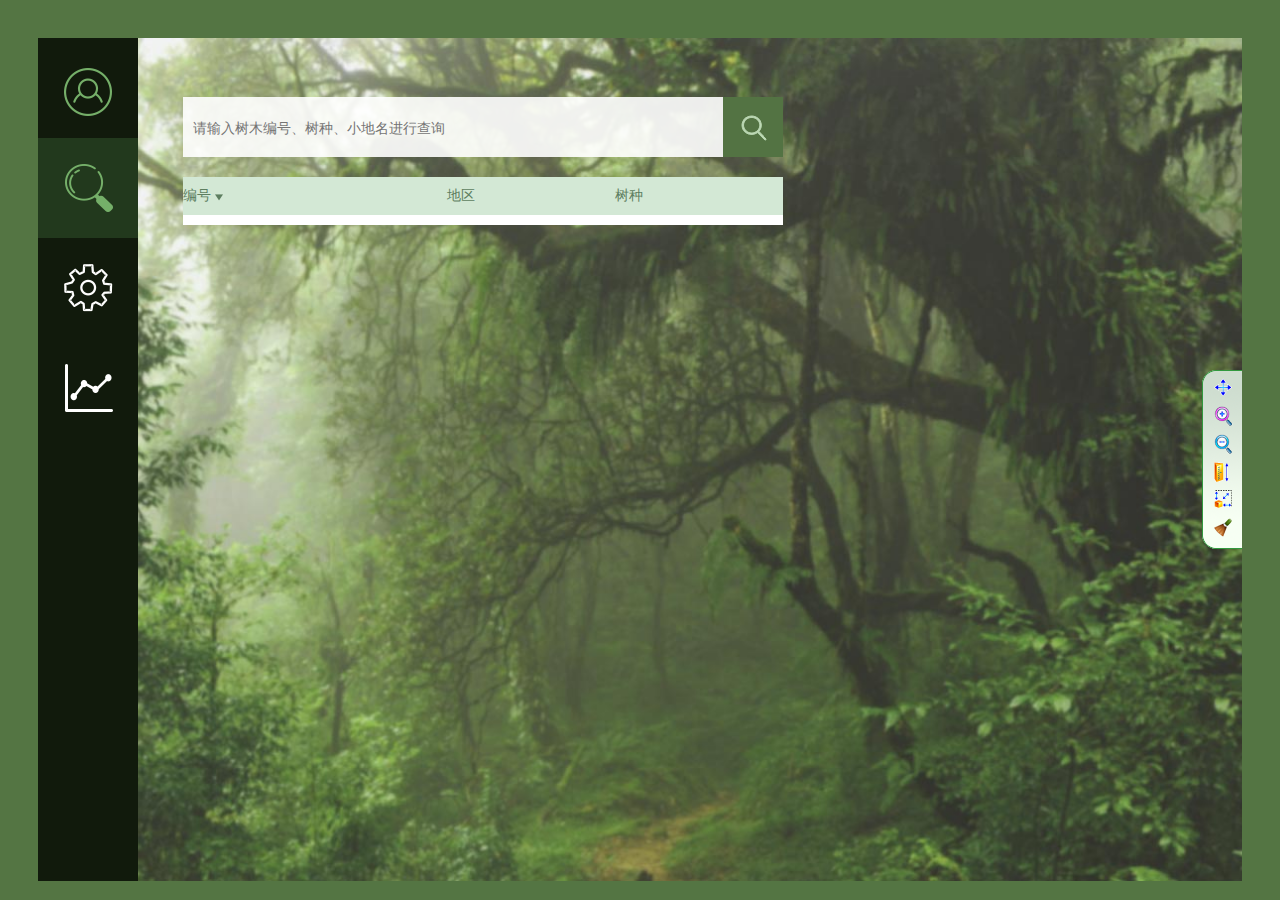
<file: search.html>
<!doctype html>
<html>
<head>
<meta charset="utf-8">
<meta name="renderer" content="webkit">
<meta http-equiv="X-UA-Compatible" content="IE=Edge,chrome=1">
<title>昌平区园林绿化局古树名木管理系统</title>
<link href="style/css.css" rel="stylesheet">
<script type="text/javascript" src="http://api.map.baidu.com/api?v=2.0&ak=2lekLZRu8XcblvoAMksUK3qmGnISyCSP"></script>
<!--加载鼠标测距工具-->
<script type="text/javascript" src="js/DistanceTool_min.js?v=1.2"></script>

<!--加载鼠标绘制工具-->
<script type="text/javascript" src="js/DrawingManager_min.js?v=1.4"></script>
<script type="text/javascript" src="js/RectangleZoom_min.js?v=1.4"></script>
<!--加载信息检索-->
<script type="text/javascript" src="js/SearchInfoWindow.min.js"></script>
<link rel="stylesheet" href="style/SearchInfoWindow.min.css" />
</head>
<body resizeType="search">
<div id="loading">
    <div class="spinner">
    <div class="bounce1"></div>
    <div class="bounce2"></div>
    <div class="bounce3"></div>
    </div>
</div>
<div class="commonbox">
	<div class="nav">
		<ul>
			<li class="nav-login icon" link="index.html">
				<div class="icon nav-logon"></div>
			</li>
			<li class="nav-search icon active" title="查询" link="search.html"></li>
			<li class="nav-manage icon" title="管理" link="manage.html"></li>
			<li class="nav-stat icon" title="统计" link="tongji.html"></li>
		</ul>
	</div>
	<div class="showbox">
		<div class="search-area">
			<div id="map"></div>
			<div class="search-tool">
				<ul>
					<li title="移动地图" onclick="moveMap()" class="tool-move"></li>
					<li title="放大" onclick="mapZoomUp()" class="tool-big"></li>
					<li title="缩小" onclick="mapZoomDown()" class="tool-small"></li>
					<li title="测距" onclick="openDistance()" class="tool-lang"></li>
					<li title="测面积" onclick="getAcreage()" class="tool-area"></li>
					<li title="清除" onclick="clearToolPloy()" class="tool-clear"></li>
				</ul>
			</div>
			<div class="form-search">
				<div class="bar-search">
					<div class="icon submit-search"></div>
					<input type="text" class="searchvalue" placeholder="请输入树木编号、树种、小地名进行查询"/>
					
				</div>
				<div class="search-list">
					<div class="copytable">
						<table>
							<tr>
								<th>编号<em class="icon arrow-s"></em></th>
								<th>地区</th>
								<th>树种</th>
							</tr>
						</table>
					</div>
					<div class="autoscroll">
					 	<!-- <table>
					 							<tr>
					 								<td>110221000576</td>
					 								<td>南邵镇张营村运河南岸</td>
					 								<td>银杏</td>
					 							</tr>
					 							</table>  -->
					</div>
					<div class="pagenumber"></div>
				</div>
			</div>
			<div class="window">
				<img src="images/tree-des-1.jpg" class="treeimg" alt="油松">
				<div class="btn-more">
					<em class="icon ico-eye"></em><a>查看详情</a>
				</div>
				<div class="icon ico-arrow"></div>
				<p class="treeno">NO.110221000590</p>
				<div class="treedes">
					<h3>油松</h3>
					<p class="des-en">Pinus tabuliformis Carrière</p>
					<p class="des-cn"><em class="icon ico-ori"></em>沙河镇G6高速路以东运河沿岸</p>
				</div>
			</div>
			<!--window detail-->
			<div class="window window-detail">
				<div class="close-window">×</div>
				<div class="change-tree">
					<p class="treeno">NO.110221000590</p>
					<div class="change-box">
						<img src="images/tree-d-1.jpg" class="pre-img">
						<img src="images/tree-d-1.jpg" class="curr-img">
						<img src="images/tree-d-1.jpg" class="next-img">
						<img src="images/tree-d-1.jpg">
					</div>
					<div class="arrow-left icon"></div>
					<div class="arrow-right icon"></div>
					<div class="treedes">
						<h3>油松</h3>
						<p class="des-en">Pinus tabuliformis Carrière</p>
						<p class="des-cn"><em class="icon ico-ori"></em>沙河镇G6高速路以东运河沿岸</p>
					</div>
				</div>
				<div class="tree-intro">
					<ul class="clear">
						<li>原挂牌号：110221000592</li>
						<li>特征代码：110221</li>
						<li>所属区县：昌平</li>
						<li>古树等级：2级</li>
						<li>估测树龄：150年</li>
						<li>真实树龄：145年</li>
						<li>树高：10.00米</li>
						<li>胸径(主蔓径)：42.99厘米</li>
						<li>生长势：良好</li>
						<li>生长环境：</li>
						<li>特点：</li>
						
					</ul>
					<div class="tree-type"><span class="before"></span><span class="tree-title">位置</span><span class="after"></span></div>
					<ul class="clear">
						<li>乡镇：昌平镇</li>
						<li>村(居委会)：城北街道</li>
						<li>小地名：永安公园内</li>
						<li>生长场所：公共公园</li>
						<li>现存状态：完整</li>
						<li>调查号：</li>
						<li>坡向：南</li>
						<li>坡度：20°</li>
						<li>坡位：</li>
					</ul>
					<div class="tree-type"><span class="before"></span><span class="tree-title" style="width:5em">基本信息</span><span class="after"></span></div>
					<ul class="clear">
						<li>原挂牌号：110221000592</li>
						<li>特征代码：110221</li>
						<li>所属区县：昌平</li>
						<li>古树等级：2级</li>
						<li>估测树龄：150年</li>
						<li>真实树龄：145年</li>
						<li>树高：10.00米</li>
						<li>胸径(主蔓径)：42.99厘米</li>
						<li>生长势：良好</li>
						<li>生长环境：</li>
						<li>特点：</li>
						
					</ul>
					<div class="tree-type"><span class="before"></span><span class="tree-title">位置</span><span class="after"></span></div>
					<ul class="clear">
						<li>原挂牌号：110221000592</li>
						<li>特征代码：110221</li>
						<li>所属区县：昌平</li>
						<li>古树等级：2级</li>
						<li>估测树龄：150年</li>
						<li>真实树龄：145年</li>
						<li>树高：10.00米</li>
						<li>胸径(主蔓径)：42.99厘米</li>
						<li>生长势：良好</li>
						<li>生长环境：</li>
						<li>特点：</li>
						
					</ul>
					<div class="tree-type"><span class="before"></span><span class="tree-title">位置</span><span class="after"></span></div>
				</div>
			</div>
		</div>
	</div>
</div>
<script src="js/jquery.js"></script>
<script src="js/common.js"></script>
<script src="js/search.js"></script>
<script src="js/scrollimg.js"></script>
</body>
</html>
</file>
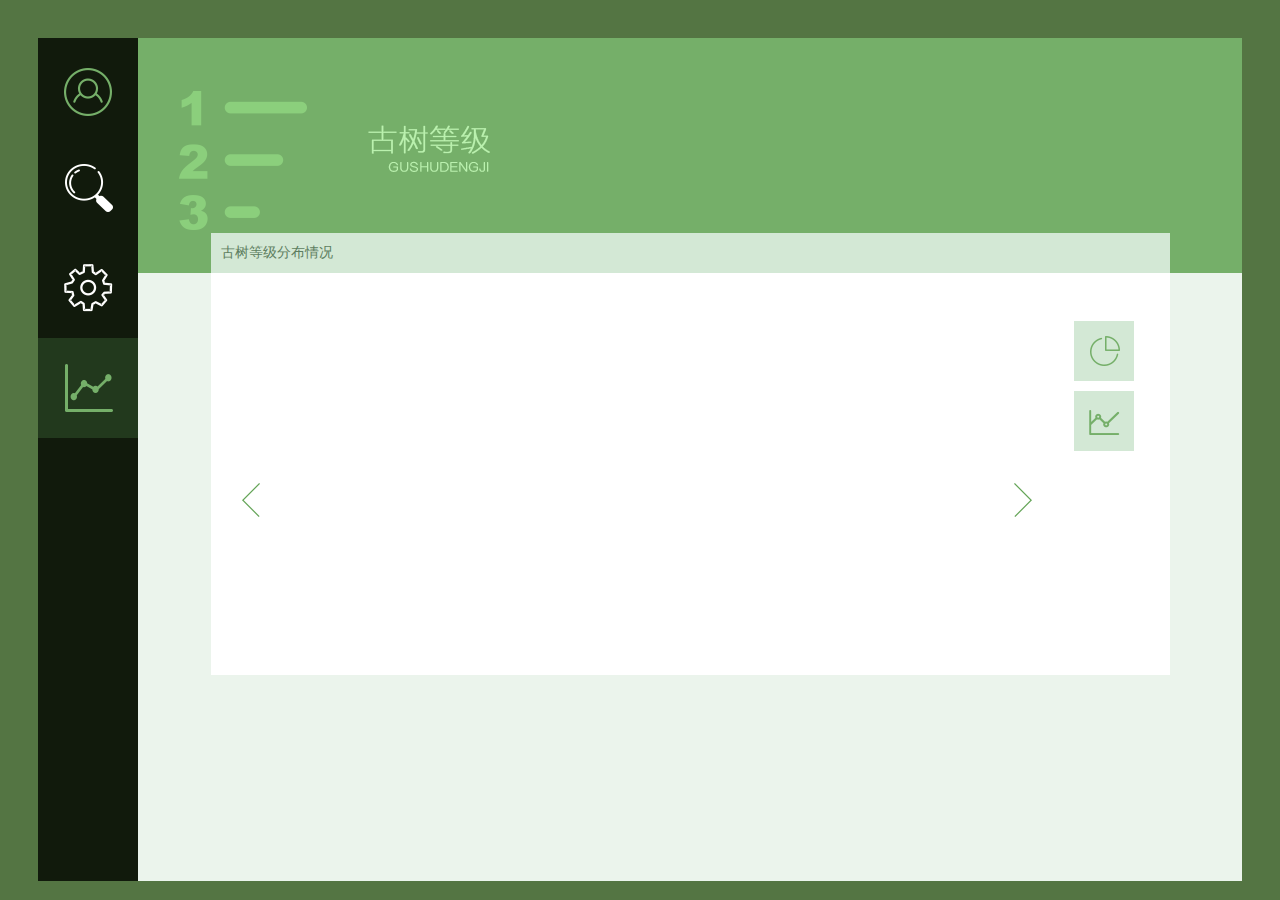
<file: tj-detail.html>
<!doctype html>
<html>
<head>
<meta charset="utf-8">
<meta name="renderer" content="webkit">
<meta http-equiv="X-UA-Compatible" content="IE=Edge,chrome=1">
<title>昌平区园林绿化局古树名木管理系统</title>
<link href="style/css.css" rel="stylesheet">
</head>
<body resizeType="tjdetail">
<div id="loading">
    <div class="spinner">
    <div class="bounce1"></div>
    <div class="bounce2"></div>
    <div class="bounce3"></div>
    </div>
</div>
<div class="commonbox" setwidth="1600" setheight="850" setmargin="-425px 0 0 -800px">
	<div class="nav">
		<ul>
			<li class="nav-login icon" link="index.html">
				<div class="icon nav-logon"></div>
			</li>
			<li class="nav-search icon" title="查询" link="search.html"></li>
			<li class="nav-manage icon" title="管理" link="manage.html"></li>
			<li class="nav-stat icon active" title="统计" link="tongji.html"></li>
		</ul>
	</div>
	<div class="showbox">
		<div class="tongji-pub">
			<div class="tj-pub-title">
				<div class="tj-tit-img tj-tit-gsdj"></div>
			</div>
			<div class="tj-map">
				<div class="tj-tit">古树等级分布情况</div>
				<div class="tj-maparea">
					<div class="allmapimgs">
						<div class="showimgs">
							<div class="mapimage" name="古树等级"></div>
							<div class="mapimage" name="古树长势"></div>
							<div class="mapimage" name="树种比例"></div>
							<div class="mapimage" name="区域分布"></div>
						</div>
					</div>
					<div class="tj-arrow">
						<div class="arrow-left icon"></div>
						<div class="arrow-right icon"></div>
					</div>
					<ul class="tj-map-type">
						<li title="饼状统计图" class="icon tj-type-a" kind="pie"></li>
						<li title="折线统计图" class="icon tj-type-b" kind="line"></li>
						<li title="柱状统计图" class="icon tj-type-c active" kind="bar"></li>
					</ul>
				</div>
			</div>
		</div>
	</div>
</div>
<script src="js/jquery.js"></script>
<script src="js/common.js"></script>
<script src="http://echarts.baidu.com/build/dist/echarts.js"></script>
<script src="js/chart.js"></script>
</body>
</html>
</file>
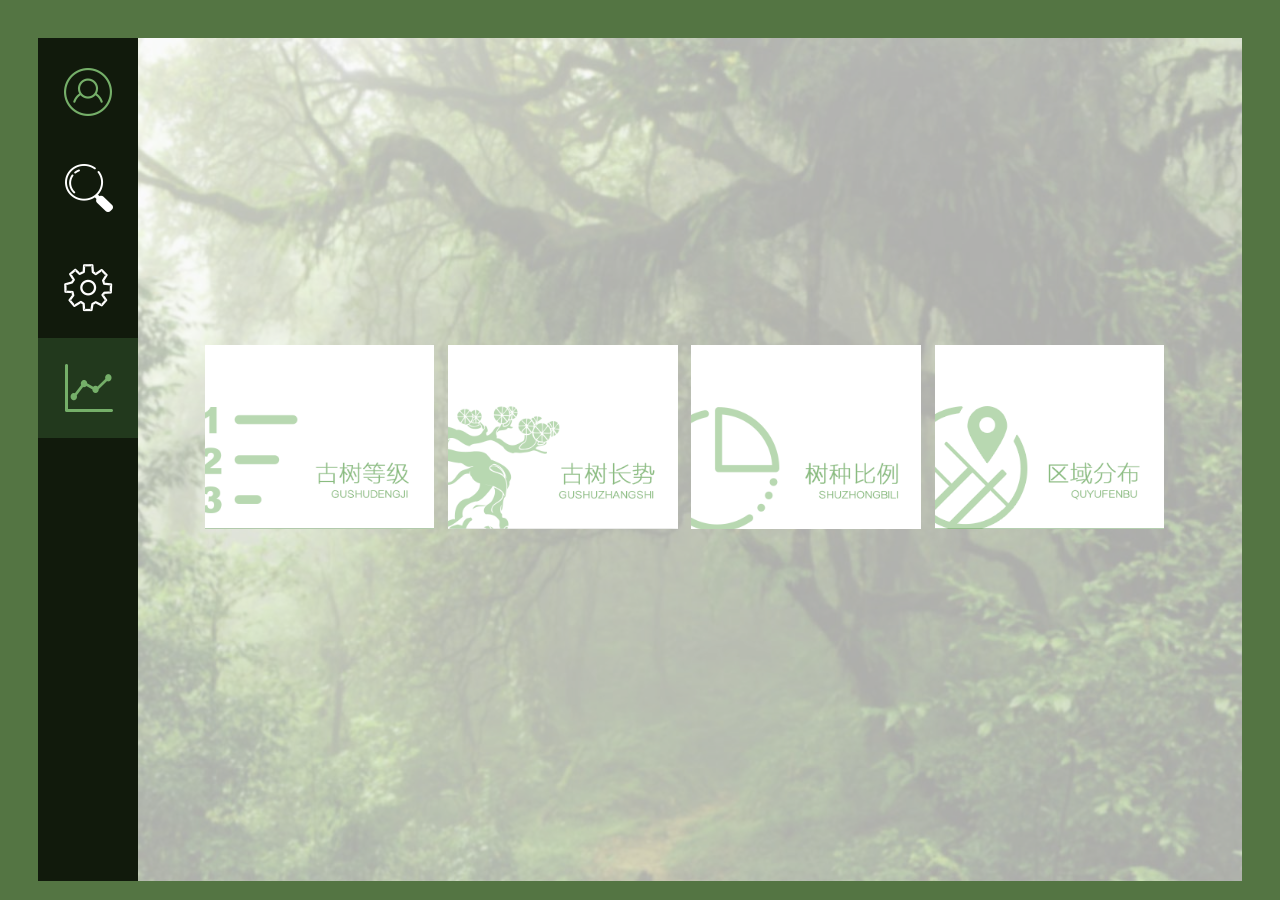
<file: tongji.html>
<!doctype html>
<html>
<head>
<meta charset="utf-8">
<meta name="renderer" content="webkit">
<meta http-equiv="X-UA-Compatible" content="IE=Edge,chrome=1">
<title>昌平区园林绿化局古树名木管理系统</title>
<link href="style/css.css" rel="stylesheet">
</head>
<body resizeType="tongji">
<div id="loading">
    <div class="spinner">
    <div class="bounce1"></div>
    <div class="bounce2"></div>
    <div class="bounce3"></div>
    </div>
</div>
<div class="commonbox" setwidth="1600" setheight="850" setmargin="-425px 0 0 -800px">
	<div class="nav">
		<ul>
			<li class="nav-login icon" link="index.html">
				<div class="icon nav-logon"></div>
			</li>
			<li class="nav-search icon" title="查询" link="search.html"></li>
			<li class="nav-manage icon" title="管理" link="manage.html"></li>
			<li class="nav-stat icon active" title="统计" link="tongji.html"></li>
		</ul>
	</div>
	<div class="showbox">
		<div class="tongji-area">
			<ul class="clear tongji-navs">
				<li class="tongji-nav-1">
					<a href="tj-detail.html?type=gsdj" title="古树等级"></a>
				</li>
				<li class="tongji-nav-2">
					<a href="tj-detail.html?type=gszs" title="古树长势"></a>
				</li>
				<li class="tongji-nav-3">
					<a href="tj-detail.html?type=szbl" title="树种比例"></a>
				</li>
				<li class="tongji-nav-4">
					<a href="tj-detail.html?type=qyfb" title="区域分布"></a>
				</li>
			</ul>
		</div>
	</div>
</div>
<script src="js/jquery.js"></script>
<script src="js/common.js"></script>
</body>
</html>
</file>
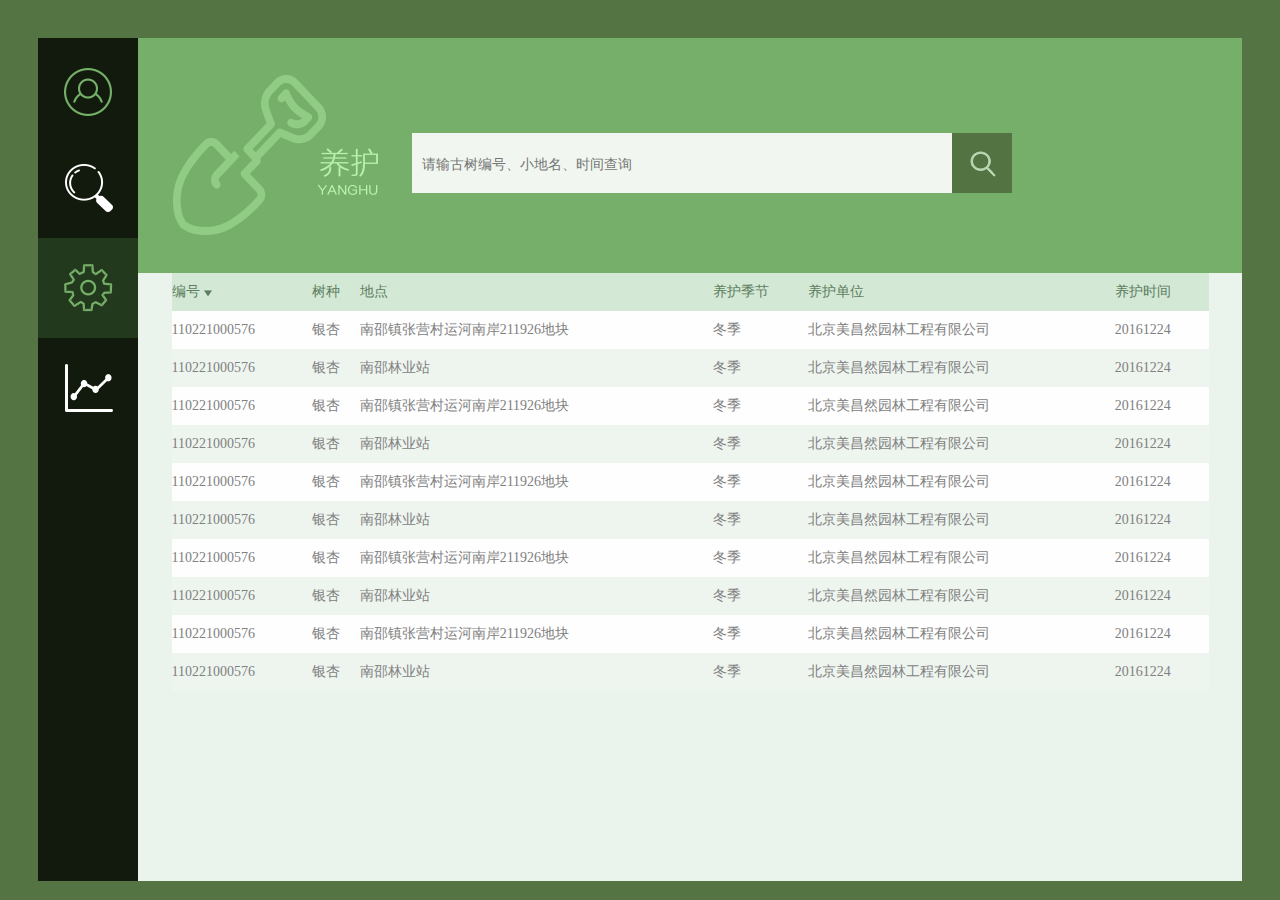
<file: upkeep.html>
<!doctype html>
<html>
<head>
<meta charset="utf-8">
<title>昌平区园林绿化局古树名木管理系统</title>
<link href="style/css.css" rel="stylesheet">
</head>
<body>
<div id="loading">
    <div class="spinner">
    <div class="bounce1"></div>
    <div class="bounce2"></div>
    <div class="bounce3"></div>
    </div>
</div>
<div class="commonbox" setwidth="1600" setheight="850" setmargin="-425px 0 0 -800px">
	<div class="nav">
		<ul>
			<li class="nav-login icon" link="index.html">
				<div class="icon nav-logon"></div>
			</li>
			<li class="nav-search icon" title="查询" link="search.html"></li>
			<li class="nav-manage icon active" title="管理" link="manage.html"></li>
			<li class="nav-stat icon" title="统计" link="tongji.html"></li>
		</ul>
	</div>
	<div class="showbox">
		<div class="manage-pub">
			<div class="manage-pub-title clear">
				<div class="manage-pub-type manage-pub-yh fl"></div>
				<div class="form-fz fl">
					<div class="bar-search">
						<div class="icon submit-search" type=""></div>
						<input type="text" class="searchvalue" placeholder="请输古树编号、小地名、时间查询">
					</div>
				</div>
			</div>
			<div class="search-list manage-pub-search">
				<table>
					<tr>
						<th class="padleft">编号<em class="icon arrow-s"></em></th>
						<th>树种</th>
						<th>地点</th>
						<th>养护季节</th>
						<th>养护单位</th>
						<th class="padright">养护时间</th>
					</tr>
					<tr>
						<td class="padleft">110221000576</td>
						<td>银杏</td>
						<td>南邵镇张营村运河南岸211926地块</td>
						<td>冬季</td>
						<td>北京美昌然园林工程有限公司</td>
						<td class="padright">20161224</td>
					</tr>
					<tr>
						<td class="padleft">110221000576</td>
						<td>银杏</td>
						<td>南邵林业站</td>
						<td>冬季</td>
						<td>北京美昌然园林工程有限公司</td>
						<td class="padright">20161224</td>
					</tr>
					<tr>
						<td class="padleft">110221000576</td>
						<td>银杏</td>
						<td>南邵镇张营村运河南岸211926地块</td>
						<td>冬季</td>
						<td>北京美昌然园林工程有限公司</td>
						<td class="padright">20161224</td>
					</tr>
					<tr>
						<td class="padleft">110221000576</td>
						<td>银杏</td>
						<td>南邵林业站</td>
						<td>冬季</td>
						<td>北京美昌然园林工程有限公司</td>
						<td class="padright">20161224</td>
					</tr>
					<tr>
						<td class="padleft">110221000576</td>
						<td>银杏</td>
						<td>南邵镇张营村运河南岸211926地块</td>
						<td>冬季</td>
						<td>北京美昌然园林工程有限公司</td>
						<td class="padright">20161224</td>
					</tr>
					<tr>
						<td class="padleft">110221000576</td>
						<td>银杏</td>
						<td>南邵林业站</td>
						<td>冬季</td>
						<td>北京美昌然园林工程有限公司</td>
						<td class="padright">20161224</td>
					</tr>
					<tr>
						<td class="padleft">110221000576</td>
						<td>银杏</td>
						<td>南邵镇张营村运河南岸211926地块</td>
						<td>冬季</td>
						<td>北京美昌然园林工程有限公司</td>
						<td class="padright">20161224</td>
					</tr>
					<tr>
						<td class="padleft">110221000576</td>
						<td>银杏</td>
						<td>南邵林业站</td>
						<td>冬季</td>
						<td>北京美昌然园林工程有限公司</td>
						<td class="padright">20161224</td>
					</tr>
					<tr>
						<td class="padleft">110221000576</td>
						<td>银杏</td>
						<td>南邵镇张营村运河南岸211926地块</td>
						<td>冬季</td>
						<td>北京美昌然园林工程有限公司</td>
						<td class="padright">20161224</td>
					</tr>
					<tr>
						<td class="padleft">110221000576</td>
						<td>银杏</td>
						<td>南邵林业站</td>
						<td>冬季</td>
						<td>北京美昌然园林工程有限公司</td>
						<td class="padright">20161224</td>
					</tr>
				</table>
			</div>
		</div>
	</div>
</div>
<script src="js/jquery.js"></script>
<script src="js/common.js"></script>
</body>
</html>
</file>
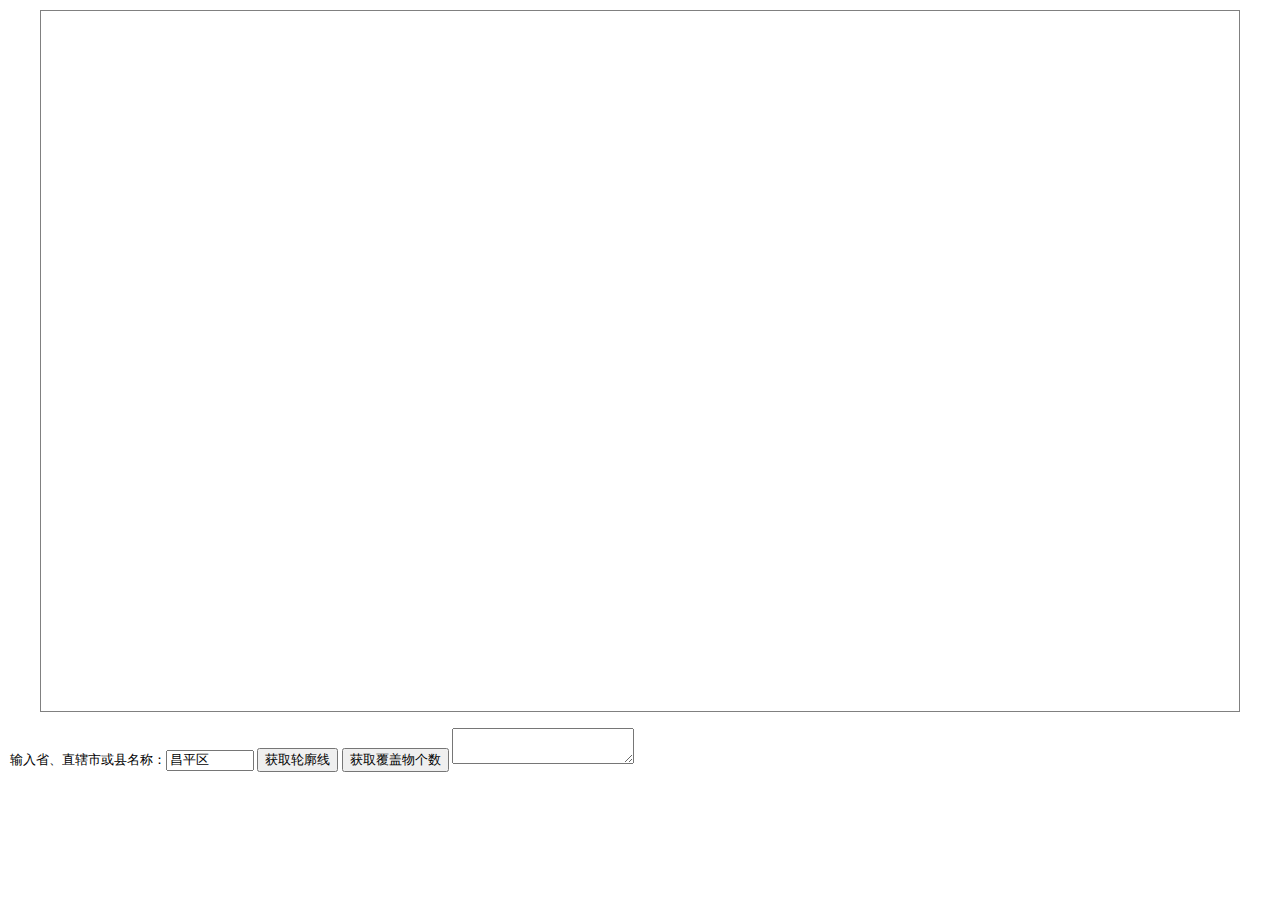
<file: 描绘乡镇边界.html>
<!DOCTYPE html PUBLIC "-//W3C//DTD XHTML 1.0 Transitional//EN" "http://www.w3.org/TR/xhtml1/DTD/xhtml1-transitional.dtd">
<html xmlns="http://www.w3.org/1999/xhtml">
<head>
<meta http-equiv="Content-Type" content="text/html; charset=utf-8" />
<title>获取地区轮廓线</title>
<!--<script type="text/javascript" src="http://api.map.baidu.com/api?v=1.3">
</script>-->
<script type="text/javascript" src="http://api.map.baidu.com/api?v=2.0&ak=d5H68m2aYgtKDN3eTiryGcwz"></script>

<style type="text/css">
body{font-size:13px;margin:10px}
#container{height:700px;border:1px solid gray; position: relative; margin: 0 30px;}
</style>
</head>
<body>
<div id="container"></div>
<br />
输入省、直辖市或县名称：<input type="text" id="districtName" style="width:80px" value="昌平区">
<input type="button" onclick="getBoundary()" value="获取轮廓线">
<input type="button" onClick="getOverlay()" value="获取覆盖物个数">
	<textarea id="value"></textarea>
<script type="text/javascript">
var map = new BMap.Map("container");
map.centerAndZoom("昌平区");
map.addControl(new BMap.NavigationControl({type: BMAP_NAVIGATION_CONTROL_SMALL}));
map.enableScrollWheelZoom();
getBoundary();
/*绘制行政区域*/
var overlayOffice;
function getBoundary(){
	
    var bdary = new BMap.Boundary();
    var name = document.getElementById("districtName").value;
    bdary.get(name, function(rs){       //获取行政区域
		/*map.removeOverlay(overlayOffice);
		var arry=rs.boundaries[0].split(";");
		var len=arry.length;
		var polygon=[];
		for(var i=0;i<len;i++){
			polygon.push(new BMap.Point(arry[i].split(",")[0],arry[i].split(",")[1]));
		}
		overlayOffice = new BMap.Polyline(polygon,{strokeColor:"red", strokeWeight:2, strokeOpacity:1});
		map.addOverlay(overlayOffice);*/
		//var index=len-1;
		//map.setViewport(arry[index].split(",")[0],arry[index].split(",")[1]);
        //map.clearOverlays();        //清除地图覆盖物       
        var count = rs.boundaries.length; //行政区域的点有多少个
        for(var i = 0; i < count; i++){
            var ply = new BMap.Polygon(rs.boundaries[i], {strokeWeight: 2, strokeColor: "red",fillColor:"none"}); //建立多边形覆盖物
            map.addOverlay(ply);  //添加覆盖物
            console.log(ply.getPath())
            map.setViewport(ply.getPath());    //调整视野         
			//map.disableMassClear();
        }                
    });
}
	addMapOverlay();
/*获取覆盖物*/
function getOverlay(){
	
}
/*添加覆盖物*/
var overlayTree;
function addMapOverlay(){

var bianjie="115.883057, 40.151437;115.887284, 40.147657;115.907548, 40.14707;115.908386, 40.14421;115.914174, 40.147163;115.928728,40.142455;115.945038,40.128915;115.955111, 40.114708;115.951767, 40.110934;115.962661, 40.103405;115.963911, 40.108494;115.970185, 40.108082;115.966852, 40.099507;115.974382, 40.090151;115.974803, 40.082563;115.989381, 40.090099;115.996854, 40.090471;116.029549, 40.082715;116.037831, 40.088883;116.041152, 40.08699;116.043644, 40.091152;116.056474, 40.092332;116.063592, 40.103311;116.077221, 40.111653;116.081711, 40.121954;116.085391, 40.121436;116.092164, 40.126375;116.10376, 40.127436;116.108368, 40.122302;116.113567, 40.124048;116.120823, 40.121343;116.137391, 40.121312;116.141183, 40.127954;116.177839, 40.130436;116.174848, 40.134699;116.179721, 40.13387;116.176745, 40.143174;116.171412, 40.146314;116.176031, 40.145915;116.176081, 40.148902;116.181289, 40.148843;116.188151, 40.153554;116.190154, 40.164269;116.197998, 40.161694;116.201798, 40.166439;116.209906, 40.167109;116.214447, 40.146781;116.223719, 40.147867;116.239751, 40.142021;116.254817, 40.141222;116.251428, 40.118582;116.246619, 40.114369;116.263369, 40.110845;116.264818, 40.118596;116.269771, 40.117429;116.271527, 40.110243;116.265798, 40.10745;116.280513, 40.097876;116.286401, 40.086145;116.296905, 40.089609;116.310228, 40.066449;116.313008, 40.068525;116.325006, 40.067249;116.335378, 40.06064;116.34552, 40.064731;116.346675, 40.060861;116.349949, 40.061113;116.353507, 40.069364;116.376853, 40.075298;116.379795, 40.071643;116.386902, 40.07159;116.389271, 40.067308;116.378836, 40.063911;116.379802, 40.060106;116.373823, 40.058809;116.376082, 40.05295;116.383805, 40.051522;116.383996, 40.049258;116.399738, 40.047768;116.40177, 40.042853;116.413296, 40.046726;116.415819, 40.06182;116.431517, 40.066402;116.431355, 40.070731;116.455298, 40.064534;116.466889, 40.067011;116.466416, 40.080005;116.47402, 40.091723;116.471647, 40.099089;116.480136, 40.103338;116.487773, 40.102667;116.497395, 40.108927;116.498913, 40.117381;116.485426, 40.153289;116.496164, 40.158723;116.498085, 40.165392;116.486349, 40.166616;116.494696, 40.196216;116.491168, 40.202283;116.478804, 40.210692;116.480214, 40.226625;116.486859, 40.230494;116.4907, 40.228885;116.488313, 40.252547;116.502322, 40.257619;116.507706, 40.25484;116.51162, 40.263267;116.516455, 40.265129;116.494839, 40.272556;116.493572, 40.281946;116.488395, 40.28536;116.480531, 40.285397;116.469937, 40.292329;116.458282, 40.290749;116.457636, 40.303363;116.452201, 40.306928;116.464441, 40.321834;116.452182, 40.328403;116.447157, 40.337971;116.442769, 40.334446;116.423988, 40.335352;116.41422, 40.341222;116.402071, 40.340693;116.396981, 40.344148;116.388953, 40.344325;116.380551, 40.342802;116.382056, 40.337901;116.372839, 40.336757;116.376281, 40.348597;116.37201, 40.353735;116.376726, 40.361695;116.36827, 40.364201;116.355849, 40.361166;116.360343, 40.368736;116.36621, 40.370219;116.364937, 40.372552;116.361203, 40.376377;116.3527, 40.377408;116.332876, 40.391342;116.321341, 40.39417;116.303827, 40.390088;116.301689, 40.397886;116.296986, 40.398024;116.299213, 40.387402;116.293387, 40.380608;116.280782, 40.387389;116.26457, 40.387183;116.260403, 40.380147;116.257195, 40.380038;116.252741, 40.384948;116.251093, 40.382363;116.24065, 40.38042;116.234725, 40.386218;116.221207, 40.38673;116.214762, 40.379096;116.199505, 40.377259;116.199092, 40.375032;116.189468, 40.372643;116.186534, 40.375879;116.176307, 40.370733;116.159665, 40.367393;116.155746, 40.356247;116.165206, 40.347129;116.160332, 40.340202;116.1552, 40.340236;116.155754, 40.352516;116.146032, 40.351712;116.147909, 40.327823;116.151431, 40.323087;116.151021, 40.319726;116.144401, 40.316807;116.130551, 40.316488;116.118115, 40.334339;116.093983, 40.334173;116.090636, 40.340597;116.084567, 40.343559;116.066734, 40.340911;116.060519, 40.330885;116.062405, 40.323996;116.054598, 40.319981;116.047756, 40.321124;116.045314, 40.316911;116.041366, 40.316898;116.035337, 40.330418;116.023531, 40.338866;116.018568, 40.338612;116.009893, 40.332541;116.003269, 40.336743;115.983352, 40.324311;115.985753, 40.311457;115.99905, 40.306349;115.990751, 40.304363;115.985594, 40.296473;115.989218, 40.289274;115.984274, 40.277214;115.973017, 40.271346;115.974803, 40.269453;115.96956, 40.263582;115.939616, 40.261757;115.925633, 40.254556;115.917889, 40.241488;115.905256, 40.241696;115.890773, 40.22004;115.894544, 40.215076;115.878751, 40.193072;115.86747, 40.19034;115.850978, 40.173889;115.860319, 40.154894;115.869017, 40.157034;115.883057, 40.151437";
	//map.clearOverlays();
	//map.removeOverlay()
	
	var arry=bianjie.split(";");	
	var pointObj=[];	
	var random=Math.ceil(Math.random()*4);
	var myIcon = new BMap.Icon("http://123.56.168.10/images/tree"+random+".png", new BMap.Size(24,24));
	for(var i=0;i<arry.length;i++){
		
		if(i%7==0){
			var j=pointObj.length;
			var obj={x:arry[i].split(",")[0],y:arry[i].split(",")[1]};
			pointObj.push(obj);
		}
	}
	
	for (var m = 0; m < pointObj.length; m++){
		var point = new BMap.Point(pointObj[m].x,pointObj[m].y);
		var marker = new BMap.Marker(point,{icon:myIcon});
		map.addOverlay(marker);
		marker.onclick = function (data){
			//document.getElementById("value").value=JSON.stringify(type);
			console.log(data);
			console.log(data.point);//
			console.log(data.screenX+"\n"+data.screenY);
			console.log(data.pixel.x+"\n"+data.pixel.y);
			
			console.log("***************");
			var div = document.createElement("div");
			var x=data.pixel.x;
			var y=data.pixel.y;
			div.setAttribute("style",'top:'+y+'px;left:'+x+'px;width:10px;height:10px;background-color:#f00;opacity:0.5;z-index:5;position:absolute;');
			document.getElementById("container").appendChild(div)
			//div.style.cssText='top:'+data.pixel.y+'px";left:'+data.pixel.x+'"px";width:10px;height:10px;background-color:#f00;opacity:0.5;z-index:5;position:absoult;';
			
			
		}
	}
	
}

	
	/*var sContent = document.getElementById('map').innerHTML;
	var map = new BMap.Map("map");
	map.addControl(new BMap.NavigationControl());
	map.addControl(new BMap.ScaleControl());
	map.addControl(new BMap.MapTypeControl({mapTypes: [BMAP_NORMAL_MAP,BMAP_HYBRID_MAP]}));
	var point = new BMap.Point();
	var myGeo = new BMap.Geocoder();
	console.info(myGeo);
	myGeo.getPoint("北京昌平区小汤山镇", function(point){//获取中心经纬度
		console.info(point);
		if(point){
			map.centerAndZoom(point,14);
			map.addOverlay(new BMap.Marker(point));
			var opts = {enableMessage:false,"offset":new BMap.Size(0,-24)};
			var infoWindow = new BMap.InfoWindow(sContent, opts);
			map.openInfoWindow(infoWindow,point);
		 }
	});*/
</script>
</body>
</html>
</file>
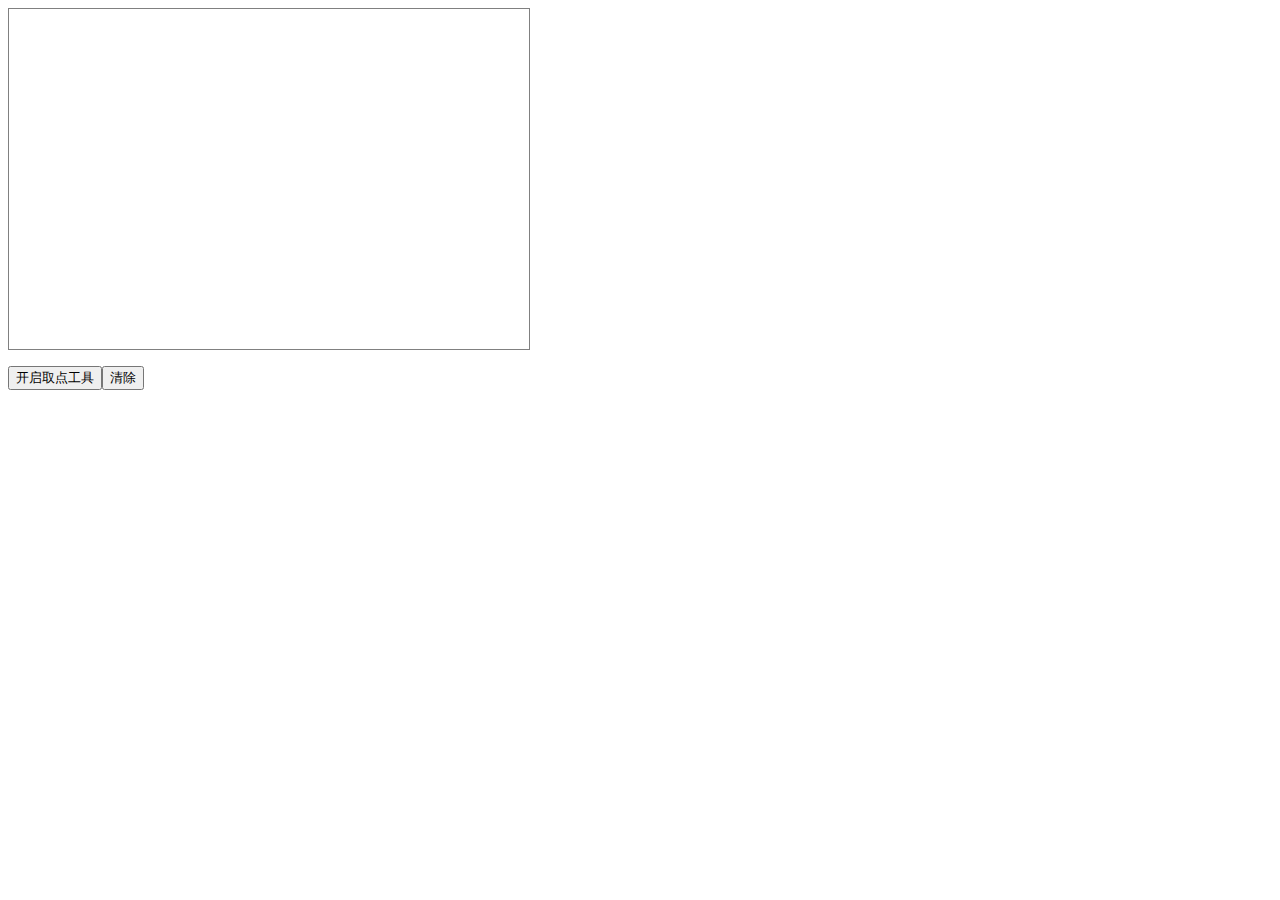
<file: 获取行政区域坐标.html>
<!DOCTYPE html>
<html>
<head>
<meta http-equiv="Content-Type" content="text/html; charset=gb2312" />
<title>�������򹤾�</title>
<script type="text/javascript" src="http://api.map.baidu.com/api?v=1.2"></script>
</head>
<body>
<div style="width:520px;height:340px;border:1px solid gray" id="container"></div>
<p><input id="startBtn" type="button" onclick="startTool();" value="����ȡ�㹤��" /><input type="button" onclick="map.clearOverlays();document.getElementById('info').innerHTML = '';points=[];" value="���" /></p>
<div id="info"></div>
<script type="text/javascript">
var map = new BMap.Map("container");                        // ����Mapʵ��
map.centerAndZoom("����", 11);     // ��ʼ����ͼ,�������ĵ�����͵�ͼ����

var key = 1;    //����
var newpoint;   //һ����γ��
var points = [];    //���飬�ž�γ����Ϣ
var polyline = new BMap.Polyline(); //���߸�����

function startTool(){   //���غ���
if(key==1){
        document.getElementById("startBtn").style.background = "green";
        document.getElementById("startBtn").style.color = "white";
        document.getElementById("startBtn").value = "����״̬";
        key=0;
    }
    else{
        document.getElementById("startBtn").style.background = "red";
        document.getElementById("startBtn").value = "�ر�״̬";
        key=1;
    }
}
map.addEventListener("click",function(e){   //������ͼ���γ����߸�����
    newpoint = new BMap.Point(e.point.lng,e.point.lat);
    if(key==0){
    //    if(points[points.length].lng==points[points.length-1].lng){alert(111);}
        points.push(newpoint);  //�������ĵ�ŵ�������
        polyline.setPath(points);   //�������ߵĵ�����
        map.addOverlay(polyline);   //���������ӵ���ͼ��
        document.getElementById("info").innerHTML += "new BMap.Point(" + e.point.lng + "," + e.point.lat + "),</br>";    //���������ľ�γ��
    }
});
map.addEventListener("dblclick",function(e){   //˫����ͼ���γɶ���θ�����
if(key==0){
        map.disableDoubleClickZoom();   //�ر�˫���Ŵ�
var polygon = new BMap.Polygon(points);
        map.addOverlay(polygon);   //���������ӵ���ͼ��
    }
});
</script>
</body>
</html>
</file>
<file: style/css.css>
@charset "utf-8";
body,div,p,h1,h2,h3,span,em,ul,li,table,tr,td,th{padding:0;margin:0;}
input{border:none 0; outline: none;background:none;}
table,tr,td,th{border:none;border-collapse:collapse;}
img{border:none}
ul,li{list-style:none;}
.fl{ float:left;}
.fr{ float:right;}
.clear:before,.clear:after{display:table;content:"";}
.clear:after{ clear:both;}
.clear{zoom:1;}
/*加载动画*/
#loading{position:absolute;left:0;top:0; background-color:#fff;width:100%;height:100%;z-index:10;}
.outloading{ animation:fadeoutload 0.5s ease-in;-webkit-animation:fadeoutload 0.5s ease-in;animation-fill-mode:forwards;-webkit-animation-fill-mode:forwards;-moz-animation-fill-mode:forwards;}
.spinner {text-align:center; position: absolute;left:0;top:45%;margin-top:-0.5rem;width:100%;}
.spinner > div {width:1rem; height:1rem; background-color: #547543; border-radius: 100%; display: inline-block; -webkit-animation: bouncedelay 1.4s infinite ease-in-out; animation: bouncedelay 1.4s infinite ease-in-out;-webkit-animation-fill-mode: both; animation-fill-mode: both;}
.spinner .bounce1 {-webkit-animation-delay: -0.32s; animation-delay: -0.32s;}
.spinner .bounce2 {-webkit-animation-delay: -0.16s; animation-delay: -0.16s;}
@-webkit-keyframes bouncedelay {0%, 80%, 100% { -webkit-transform: scale(0.0) }  40% { -webkit-transform: scale(1.0) }}
@keyframes bouncedelay { 0%, 80%, 100% { transform: scale(0.0); -webkit-transform: scale(0.0);} 40% { transform: scale(1.0); -webkit-transform: scale(1.0);}}
@keyframes fadeoutload{from{opacity:1; }to{opacity:0.1;}}
@-webkit-keyframes fadeoutload{from{opacity:1; }to{opacity:0.1;}}
body{background-color:#547543;font-family:Microsoft YaHei;color:#fff; overflow: hidden;}
.icon{background-image:url(../images/icon.png);background-repeat:no-repeat;}
.commonbox{height:100%;width:100%;position:absolute;left:0;top:0;margin:3% 0 0 3%;overflow:hidden;}	
.boxs{width:1000px;margin:0 auto;position:relative;}
.nav{width:100px;height:100%;position: relative;float:left;background-color:#111a0c;}
.nav li{width:100px;height:100px;display: block;cursor:pointer;}
.nav li.active,.nav li:hover{background-color:#22391d;}
.nav .nav-login{background-position:-100px 0;}
.nav .nav-logon{background-position:0 0;width:100%;height:100%;display:none;}
.nav .nav-search{background-position:0 -100px;}
.nav .nav-search.active,.nav .nav-search:hover{background-position:-100px -100px;}
.nav .nav-manage{background-position:0 -200px;}
.nav .nav-manage.active,.nav .nav-manage:hover{background-position:-100px -200px;}
.nav .nav-stat{background-position:0 -300px;}
.nav .nav-stat.active,.nav .nav-stat:hover{background-position:-100px -300px;}
.showbox{background-image:url(../images/tree_03.jpg);background-position: center center;margin-left:100px;height:100%; background-size:cover;position:relative;}
/*login*/
.login-area{width:682px;height:282px;position:absolute;left:50%;top:50%;margin:-141px 0 0 -341px;}
.login-title{font-size:30px;line-height:40px;text-align: center; font-family: "方正兰亭超细黑简体";}
.loginbg{background-color:#e4e5e2; overflow: hidden;margin-top:20px;height:200px;}
.loginbg .form{color:#5d7e60;font-size:20px;margin:55px 0 0 65px;width:410px;}
.loginbg .form p{flex:1;margin-bottom:20px; vertical-align: bottom;line-height: 24px;}
.form input::-webkit-input-placeholder {color:#a3c9a7;}
.form input:-moz-placeholder {color:#a3c9a7;}
.form input::-moz-placeholder {color:#a3c9a7;}
.form input:-ms-input-placeholder {color:#a3c9a7;}
.loginbg input{color:#5d7e60;border-bottom:1px solid #5d7e60; font-size:18px;padding-left:5px;line-height:24px;width:260px;}
.login-tips{color:#C00909; font-size:14px;display: none;}
.login-button{background-color:rgba(83,115,67,0.85); font-size: 20px;color:#d0e3d2;font-weight: bold;text-align: center;font-family: "方正兰亭超细黑简体";width:200px; float:right;height:100%;cursor: pointer;}
.login-button .ico-login{height:80px;width:54px;margin:30px auto 8px;background-position:-246px 0;}
/*search*/
.search-area{width:100%;height:100%;position:relative;}
#map{position:relative;width:100%;height:100%;z-index: 2;}
.search-tool{position:absolute;background-image: url(../images/tool/bg.png); background-repeat: no-repeat; width: 20px; height: 180px;padding:0 8px 0 12px;top:50%;right:0;margin-top:-90px;}
.search-tool li{width: 20px; height: 20px;cursor:pointer;margin-top:8px;background-repeat:no-repeat;}
.search-tool .tool-move{background-image:url(../images/tool/move.png);}
.search-tool .tool-big{background-image:url(../images/tool/big.png);}
.search-tool .tool-small{background-image:url(../images/tool/small.png);}
.search-tool .tool-lang{background-image:url(../images/tool/ceju.png);}
.search-tool .tool-area{background-image:url(../images/tool/area.png);}
.search-tool .tool-clear{background-image:url(../images/tool/clear.png);}
.form-search{width:600px;position:absolute;top:7%;left:4%;}
.bar-search{height:60px;background-color:rgba(255,255,255,0.9);margin-bottom:20px;}
.bar-search input{font-size:14px;color:#5d7e60;line-height: 60px;padding-left: 10px;width:520px; display:-webkit-flex;display: flex;}
.submit-search{width:60px;height:60px;float:right;background-color:#537343;background-position:-244px -102px;cursor:pointer;}
.search-list{position:relative;padding-top:38px;}
.search-list .copytable{position:absolute;left:0;top:0;height:38px;overflow:hidden;width:100%;background-color:#d3e8d5;}
.search-list .autoscroll{position:relative;max-height:532px;overflow:auto;}
/*
.search-list .copytable tr:first-child th:last-child{padding-right:3px;}
*/
.search-list table{ width:100%;text-align: left;color:#808080;font-size:14px;}
.search-list tr{line-height: 38px;}
/*
.search-list td:first-child,.search-list td:last-child,.search-list th:first-child,.search-list th:last-child{padding:0 3%;}
*/
.search-list th{background-color:#d3e8d5;color:#5d7e60;font-weight:normal;}
.search-list tr:nth-child(even){background-color:#fefefe;}
.search-list tr:nth-child(odd){background-color:#eef5ef;}
.search-list tr.active,.search-list tr:hover{color:#75af69;}
.search-list .choose{width:40px;padding:0;}

.autoscroll tr:hover .choose{background:url(../images/choose0.png) no-repeat 9px 9px;}
.autoscroll .active .choose,.autoscroll tr.active:hover .choose{background:url(../images/choose.png) no-repeat 9px 9px;}

.arrow-s{width:16px;height:16px;display: inline-block;vertical-align: middle;background-position:-263px -190px;}
.window{position:absolute;width:400px;height:310px; background-color:#537343;z-index:9;display: none;}
.treeimg{width:100%;height:265px;}
.btn-more{text-align: center;line-height: 40px;cursor:pointer;}
.btn-more a{color:#cbffd0;font-size:16px;}
.ico-eye{width:33px;height:22px;background-position:-260px -302px;vertical-align: middle;display:inline-block;}
.ico-arrow{width:30px;height:15px;background-position: -260px -359px;position:absolute;top:310px;left:50%;}
.treeno{font-size:14px;font-weight:bold;color:#fff;top:15px;left:15px;position:absolute;line-height:24px;}
.treedes{ position:absolute;right:0;bottom:45px;padding:50px 15px 10px;width:370px;text-align: right; background:url(../images/treedes.png) no-repeat center bottom; color:#fff;}
.treedes h3{font-size:30px;font-family: "方正兰亭超细黑简体";line-height:35px;}
.treedes p{font-size:14px;line-height: 24px;}
.treedes .ico-ori{width:20px;height:24px;vertical-align: middle;display: inline-block;background-position:-265px -236px;margin-right:5px;}
.window-detail{top:10px;right:10px;width:760px;color:#808080;}
.window-detail .treedes{background:none;right:30px;bottom:25px;}
.window-detail .treeno{left:50px;top:18px;}
.close-window{font-size:20px;color:#fff;font-family:"Sim Sun";position:absolute;z-index: 2;cursor:pointer;top:10px;left:360px;background-color:rgba(0,0,0,0.5);}
.window-detail .close-window{left:700px;top:20px;background-color:rgba(0,0,0,0);}
.change-tree{background-color:#537343;position:relative;height:210px;padding-top:70px;}
.change-box{position:relative;height:210px;margin:0 50px 0 70px;overflow:hidden;width:374px;}
.change-box img{left:-187px;top:105px;width:0;height:0; z-index: 0;border:1px solid #537343;position:absolute;}
.arrow-left,.arrow-right{width:40px;height:50px;cursor:pointer;position:absolute;z-index:4;}
.arrow-left{background-position:-2px -417px;}
.arrow-right{background-position:-40px -417px;}
.change-tree .arrow-left{top:160px;left:20px;}
.change-tree .arrow-right{top:160px;left:448px;}
.change-box .curr-img{width:208px;height:208px;top:0;left:81px;z-index:2;}
.change-box .pre-img,.change-box .next-img{width:185px;height:185px;top:23px;opacity:0.5;}
.change-box .pre-img{left:0;}
.change-box .next-img{left:185px;}
.tree-intro{background-color:rgba(255,255,255,0.9);padding:30px 50px;max-height:440px; overflow:auto;}
.tree-intro ul{margin-right:-20px;}
.tree-intro li{width:220px;float:left;font-size:14px;line-height: 24px;}
.tree-intro .tree-type{font-size:18px;text-align:center;line-height: 35px; display: -webkit-flex; display: flex;margin:10px 0;}
.tree-intro .tree-type .tree-title{padding:0 5px;height:35px;line-height:35px;}
.tree-intro .tree-type .before,.tree-intro .tree-type .after{background-image:url(../images/list-line.png);background-repeat:no-repeat;width:296px;height:35px;display:inline-block;}
.tree-intro .tree-type .before{background-position:right top;}
.tree-intro .tree-type .after{background-position:left bottom;}
/*manage*/
.manage-area,.tongji-area{height:100%;position:relative;background-color:rgba(255,255,255,0.6);}
.manage-navs,.tongji-navs{position:absolute;left:6%;top:50%;margin:-120px 0 0;width:100%;}
.manage-navs li{float:left;width:240px;height:240px;margin:0 1.2% 1.2% 0;}
.manage-navs li a,.tongji-navs li a{width:100%;height:100%;display:block;background-repeat:no-repeat;background-size:cover;}
.manage-navs .manage-nav-rejuvenation a{background-image:url(../images/manage-nav-1.png);}
.manage-navs .manage-nav-upkeep a{background-image:url(../images/manage-nav-2.png);}
.manage-navs .manage-nav-patrol a{background-image:url(../images/manage-nav-3.png);}
.manage-navs .manage-nav-add a{background-image:url(../images/manage-nav-4.png);}
.manage-navs .manage-nav-die a{background-image:url(../images/manage-nav-5.png);}
.manage-navs li a:hover{background-position:left bottom;}
/*复壮*/
.manage-pub{background-color: #ebf4ec;width:100%;height:100%;position: relative;}
.manage-pub-title{background-color:#75af69;padding:30px 10px 0;height:205px;}
.form-fz{width:600px;margin:65px 0 0 30px;}
.manage-pub-title .bar-search{}
.manage-pub-search{margin:-38px 3% 0;}
.manage-pub-scroll{max-height:200px; overflow:auto;}
.manage-pub-type{width:234px;height:168px;background-repeat:no-repeat;}
.manage-pub-fz{background-image:url(../images/manage-t-fz.png)}
.manage-pub-yh{background-image:url(../images/manage-t-yh.png)}
.manage-pub-xc{background-image:url(../images/manage-t-xc.png)}
.manage-pub-add{background-image:url(../images/manage-t-add.png)}
.manage-pub-die{background-image:url(../images/manage-t-die.png)}
.manage-pub-btns{position:absolute;top:95px;right:1%;}
.manage-pub-btns span{width:60px;height:60px;display:inline-block;margin:0 5px;cursor:pointer;}
.manage-pub-btns .manage-btn-add{background-position:-99px -411px;}
.manage-pub-btns .manage-btn-edit{background-position:-169px -411px;}
.manage-pub-btns .manage-btn-del{background-position:-239px -411px;}
.ico-fzq{width:24px;height:23px;display:inline-block;background-position:-306px -411px; vertical-align:middle;}
.ico-fzh{width:24px;height:23px;background-position:-306px -446px;vertical-align:middle;display:inline-block;}
/*tongji*/
.tongji-navs{}
.tongji-navs li{float:left;width:300px;height:240px;margin:0 1.2% 1.2% 0;}

.tongji-navs .tongji-nav-1 a{background-image:url(../images/tongji-nav-1.png);}
.tongji-navs .tongji-nav-2 a{background-image:url(../images/tongji-nav-2.png);}
.tongji-navs .tongji-nav-3 a{background-image:url(../images/tongji-nav-3.png);}
.tongji-navs .tongji-nav-4 a{background-image:url(../images/tongji-nav-4.png);}
.tongji-navs li a:hover{background-position:left bottom;}
.tongji-pub{background-color: #ebf4ec;width:100%;height:100%;}
.tj-pub-title{background-color:#75af69;padding:30px 10px 0;height:205px;}
.tj-tit-img{width:352px;height:185px;background-repeat:no-repeat;}
.tj-tit-gsdj{background-image:url(../images/tj-tit-gsdj.png);}
.tj-tit-gszs{background-image:url(../images/tj-tit-gszs.png);}
.tj-tit-szbl{background-image:url(../images/tj-tit-szbl.png);}
.tj-tit-qyfb{background-image:url(../images/tj-tit-qyfb.png);}
.tj-map{margin:-40px 6.6% 0;background-color:#fff;}
.tj-map .tj-tit{line-height:40px;height:40px;padding:0 1%;color:#5d7e60;font-size:14px;background-color:#d3e8d5;}
.tj-maparea{margin-top:5%;position:relative; z-index:3;}
.allmapimgs{width:82%;height:354px;position:relative;overflow:hidden; text-align:center;margin-left:6%;}
.allmapimgs img{width: 100%;height:100%;}
.allmapimgs .showimgs{width:400%; display: flex;height:100%;position:relative;}
.allmapimgs .mapimage{flex:1;}
.tj-map .arrow-left{top:50%;left:2%;margin-top:-25px;}
.tj-map .arrow-right{top:50%;left:82.5%;margin-top:-25px;}
.tj-map-type{position:absolute;top:0;left:90%;width:60px;}
.tj-map-type li{display:block;width:60px;height:60px;margin-bottom:10px;cursor:pointer;}
.tj-map-type .tj-type-a{background-position: 0 -484px;}
.tj-map-type .tj-type-b{background-position:-70px -484px;}
.tj-map-type .tj-type-c{background-position:-140px -484px;}
.tj-map-type .tj-type-a.active,.tj-map-type .tj-type-a:hover{background-position: 0 -547px;}
.tj-map-type .tj-type-b.active,.tj-map-type .tj-type-b:hover{background-position:-70px -547px;}
.tj-map-type .tj-type-c.active,.tj-map-type .tj-type-c:hover{background-position:-140px -547px;}
/*古树详情*/
.scrollbody{overflow-y:scroll;}
.tree-detail{position: relative;color:#808080;padding:20px 0 40px;}
.tree-detail .change-tree{width:960px;margin:0 auto;}
.tree-detail .treedes{background:none;}
.tree-detail .treedes{bottom: 5px;}
.tree-detail .tree-intro{max-height:none;}
.tree-detail .tree-type{margin:10px auto;text-align: center;}
.tree-detail .tree-type span{display:inline;}
/*分页*/
.pagelist{text-align: center;clear: both;color: #333;position:absolute;width:100%; letter-spacing:2px;}
.pagelist span{display: inline-block;vertical-align: middle;padding: 0 10px;border: 1px solid #e2e2e2;
    height: 28px;line-height: 28px;margin: 0 -1px 5px 0;background-color: #fff;color: #333;font-size: 14px;cursor:pointer;letter-spacing:0px;}
.pagelist span:hover{color:#547543;}
.pagelist .unallow{cursor:not-allowed;}
.pagelist .on:hover{color:#fff;}
.pagelist .on{background-color: #547543;color:#fff;cursor:default;}

/*页码*/
.pagenumber{color: #333; font-size: 14px; font-family:"Microsoft YaHei"; text-align:center; position:relative; padding-top:10px;background-color:#fff;}
.pagenumber a{ color: #333; display:inline-block;height:28px;line-height: 28px; text-align: center; margin:0 2px;padding: 0 10px;background-color:#fff; font-size:14px; text-decoration: none;}
.pagenumber a.now{background-color:#547543;color:#fff;}
.pagenumber .page_prev,.pagenumber .page_next{ background-color:#547543;color:#fff; }
.pagenumber .page_prev{ margin-left:10px;}
.pagenumber .page_next{ margin-right:10px;}
.pagenumber em{ font-family:"SimSun";}
.pagenumber .page_prev.last,.pagenumber .page_next.last{ background-color:#f7f7f7;color: #939393; cursor:not-allowed;}
#toPage,.pagenumber .jumpvalue{ border:1px solid #ebebeb; padding:3px 0; font-size:16px; color:#939393; width:45px; text-align:center; margin:0 4px;font-family:"Microsoft YaHei";}

.pagenumber .submit{background-color:#547543;color:#fff;display:inline-block;width:60px; height: 28px;line-height: 28px; text-align: center; margin:0 2px; border:none; margin-left:5px; font-size:14px; font-family:"Microsoft YaHei"; cursor:pointer;}
/*定义滚动条宽高及背景，宽高分别对应横竖滚动条的尺寸*/
.autoscroll::-webkit-scrollbar{
    width: 5px;
    height: 10px;
    background-color: #c1dcb9;
}
/*定义滚动条的轨道，内阴影及圆角*/
.autoscroll::-webkit-scrollbar-track{
    -webkit-box-shadow: inset 0 0 6px rgba(0,0,0,.3);
    border-radius: 10px;
    background-color: #c1dcb9;
}
/*定义滑块，内阴影及圆角*/
.autoscroll::-webkit-scrollbar-thumb{
    /*width: 10px;*/
    height: 20px;
    border-radius: 10px;
    -webkit-box-shadow: inset 0 0 6px rgba(0,0,0,.3);
    background-color: #75af69;
}
/*dialog*/
.dialog,.dialogwrite{position:absolute;left:0;top:0;width:100%;height:100%;z-index: 9;background-color:rgba(0,0,0,0.5); display: none;font-family:"Microsoft YaHei"}
.dialog-con{background-color:#fff;width:445px;border-radius:5px;position:absolute;left:50%;top:50%;margin:-100px 0 0 -223px;padding-bottom:15px;color:#333}
.dialog-tit{height:48px;line-height: 48px;border-bottom:1px solid #ededed;background-color: #f5f5f5;font-size:16px;padding-left: 20px;border-top-left-radius:5px;border-top-right-radius:5px;}
.dialog-close{position:absolute;right:15px;top:5px;width: 20px;height:20px;color:#333;font-size:30px;cursor: pointer;font-family:"SimSun"}
.dialog-msg{padding:40px 20px;font-size:14px;line-height: 24px;}
.dialog-msg em{color:#00bf99;}
.dialog-btns{ text-align:right;padding-right: 10px; display: none;}
.dialog-btns .btn-cancel,.dialog-btns .btn-sure{width:102px;height:35px;line-height:33px;border:1px solid #547543;border-radius: 5px;display: inline-block;margin-right:10px;text-align: center;text-decoration: none;}
.dialog-btns .btn-cancel{color:#547543;}
.dialog-btns .btn-sure{background-color:#547543;color:#fff;}
/*定义滚动条宽高及背景，宽高分别对应横竖滚动条的尺寸*/
.write-con::-webkit-scrollbar{
    width: 5px;
    height: 10px;
    background-color: #c1dcb9;
}
/*定义滚动条的轨道，内阴影及圆角*/
.write-con::-webkit-scrollbar-track{
    -webkit-box-shadow: inset 0 0 6px rgba(0,0,0,.3);
    border-radius: 10px;
    background-color: #c1dcb9;
}
/*定义滑块，内阴影及圆角*/
.write-con::-webkit-scrollbar-thumb{
    /*width: 10px;*/
    height: 20px;
    border-radius: 10px;
    -webkit-box-shadow: inset 0 0 6px rgba(0,0,0,.3);
    background-color: #75af69;
}
.dialogwrite .writetree{width:960px;margin:5% auto;color: #808080;font-size: 14px;background-color:#fff;padding:20px 20px 20px 20px;height:80%;position:relative;}
.write-con{max-height:100%;position: relative;overflow:auto;}
.writetree .write-tit{font-size:18px;line-height:40px;color:#547543;border-bottom:1px solid #ccc;margin-bottom:10px;}
.writetree ul:before,.writetree ul:after{display:table;content:"";}
.writetree ul:after{clear:both;}
.writetree ul{zoom:1;}
.writetree li{width:33%;float: left; flex: 1;line-height:26px;height:26px;margin-bottom:10px;}
.writetree input{font-size:14px;color:#547543; line-height: 26px;height:26px;border:1px solid #ccc;border-radius:5px;padding:0 0 0 6px;width:170px;}
.writetree select,.writetree option{line-height: 26px;height:26px;}
.writetree textarea{width:90%;vertical-align: text-top;height:78px;line-height: 26px;font-size: 14px; color:#547543;border-radius:5px;padding:5px;outline: none;}
.writetree textarea:focus,.writetree input:focus{border: 1px solid #547543;}
.writetree .image-des{margin:10px 0;}
.writetree .image-des input{width:90%;}
.label-file{background-color: #547543;color: #fff;padding: 5px 20px;border-radius:5px;cursor: pointer;}
.write-btns{margin-top:30px;text-align:right;height:40px;padding-right:10px;}
.write-btns span{display: inline-block;padding: 5px 10px;border:1px solid #547543;border-radius: 5px;margin-left:10px;cursor:pointer;color:#547543;}
.write-btns .btns-submit,.write-btns span:hover{background-color:#547543;color:#fff;}
.uploadlist{margin:10px 0;}
.uploadlist .image{float: left;margin:0 10px 0 0;width:100px;height:100px;position: relative;}
.uploadlist img{width:100%;height: 100%;}
.uploadlist .delimg{width:20px;height: 20px; color:#fff;background-color:#547543;font-size: 18px;position: absolute;top:5px;right:5px; text-align: center;line-height: 20px;cursor:pointer;border-radius:50%;}
.write-close{width:30px;height: 30px; text-align: center;line-height: 30px;color:#fff;background-color:#547543;font-size:22px;position: absolute;top:5px;right:7px; cursor:pointer;border-radius:50%;z-index: 100;}
</file>
<file: style/SearchInfoWindow.min.css>
.BMapLib_SearchInfoWindow{font:12px arial,宋体,sans-serif;position:absolute;border:none;background-color:none;cursor:default}.BMapLib_SearchInfoWindow form,.BMapLib_SearchInfoWindow li,.BMapLib_SearchInfoWindow ul{margin:0;padding:0}.BMapLib_SearchInfoWindow img{border:0}.BMapLib_SearchInfoWindow ul{list-style:none}.BMapLib_SearchInfoWindow .BMapLib_bubble_top{border-bottom:1px solid #ccc;height:31px;display:none}.BMapLib_SearchInfoWindow .BMapLib_bubble_title{line-height:30px;background-color:#f9f9f9;overflow:hidden;height:30px;padding:0 5px;font-size:12px}.BMapLib_SearchInfoWindow .BMapLib_bubble_tools{padding-right:5px;position:absolute;top:0;right:0;height:30px;width:64px;z-index:10000}.BMapLib_SearchInfoWindow .BMapLib_bubble_tools div{float:right;height:30px;width:22px;background-color:#f9f9f9;cursor:pointer;overflow:hidden}.BMapLib_SearchInfoWindow .BMapLib_bubble_close{background:url(iw_close.gif) no-repeat center center}.BMapLib_SearchInfoWindow .BMapLib_sendToPhone{background:url(phone.png) no-repeat center center}.BMapLib_SearchInfoWindow .BMapLib_bubble_center{z-index:3}.BMapLib_SearchInfoWindow .BMapLib_bubble_content{overflow-x:auto;overflow-y:hidden}.BMapLib_SearchInfoWindow .BMapLib_bubble_bottom{display:none;z-index:2}.BMapLib_SearchInfoWindow .BMapLib_trans{z-index:5;position:absolute;bottom:-31px;*bottom:-32px;display:none}.BMapLib_SearchInfoWindow .BMapLib_nav{width:100%;height:75px;overflow:visibile;position:relative}.BMapLib_SearchInfoWindow .BMapLib_nav input{vertical-align:middle}.BMapLib_SearchInfoWindow .iw_bt,.BMapLib_SearchInfoWindow .iw_bt_down,.BMapLib_SearchInfoWindow .iw_bt_over{width:48px;height:26px;line-height:18px;cursor:pointer;border:0;padding:0;background:url(http://api.map.baidu.com/library/SearchInfoWindow/1.4/src/iw_bg.png) no-repeat 0 -87px;vertical-align:middle}.BMapLib_SearchInfoWindow .iw_bt_over{background-position:-52px -87px}.BMapLib_SearchInfoWindow .iw_bt_down{background-position:-104px -87px;font-weight:700}.BMapLib_search_text,.BMapLib_trans_text{width:100%;height:20px;line-height:20px;border:1px solid #A5ACB2}.BMapLib_nav_tab{height:30px;width:100%;background:url(http://api.map.baidu.com/library/SearchInfoWindow/1.4/src/iw_bg.png) repeat-x 0 0}.BMapLib_nav_tab li{position:relative;float:left;height:25px;padding-top:5px;text-align:center;border-left:1px solid #dadada;cursor:pointer;overflow:hidden;width:33%}.BMapLib_nav_tab .BMapLib_icon{display:inline-block;position:relative;width:10px;height:15px;top:3px;margin-right:7px;background:url(http://api.map.baidu.com/library/SearchInfoWindow/1.4/src/iw_bg.png) no-repeat 0 -136px}.BMapLib_nav_tab .BMapLib_icon_tohere{background-position:-15px -136px}.BMapLib_nav_tab .BMapLib_icon_nbs{width:14px;height:14px;background-position:-30px -136px}.BMapLib_nav_tab li.BMapLib_first{border-left:0}.BMapLib_nav_tab li:hover{text-decoration:none}.BMapLib_nav_tab li.BMapLib_current{color:#4d4d4d;cursor:default;background:url(http://api.map.baidu.com/library/SearchInfoWindow/1.4/src/iw_bg.png) repeat-x 0 -44px}.BMapLib_nav_tab_content li{padding:10px 0 0;position:relative;height:22px;font-family:"宋体"}.BMapLib_sms_tab_container{height:35px;background:#FCFCFC;position:relative;z-index:20;font-size:12px;font-weight:700;line-height:35px;padding-left:10px}.BMapLib_sms_pnl_phone{position:relative;z-index:10;padding:10px 15px;border-top:solid 1px #F2F2F2;font-size:12px}.BMapLib_ap{float:left;width:263px;height:172px;overflow-x:hidden;overflow-y:auto}.BMapLib_ap th{text-align:right;font-weight:400}.BMapLib_mp{background:#f6f6f6;padding:10px;height:152px;overflow-x:hidden;overflow-y:auto}.BMapLib_mp_title{font-weight:700;height:18px;line-height:18px;padding-bottom:5px}.BMapLib_msgContent{font-size:12px:line-height:16px;word-break:break-all;　　word-wrap:break-word}.BMapLib_popup_close{padding:10px;background:url(iw_close.gif) no-repeat center center transparent;border:0 none;cursor:pointer;height:13px;position:absolute;right:8px;top:8px;width:14px;z-index:50}.BMapLib_sms_input{ime-mode:disabled}.BMapLib_sms_input_l{width:90px}.BMapLib_sms_input_s{width:35px}.BMapLib_sms_declare_phone{color:#707070}#BMapLib_sms_tip{color:red;padding-left:20px}#BMapLib_success_tip{font-size:12px;text-align:center;padding:50px 0 20px;color:red}#BMapLib_activateTip{padding-left:5px;color:red}
</file>
